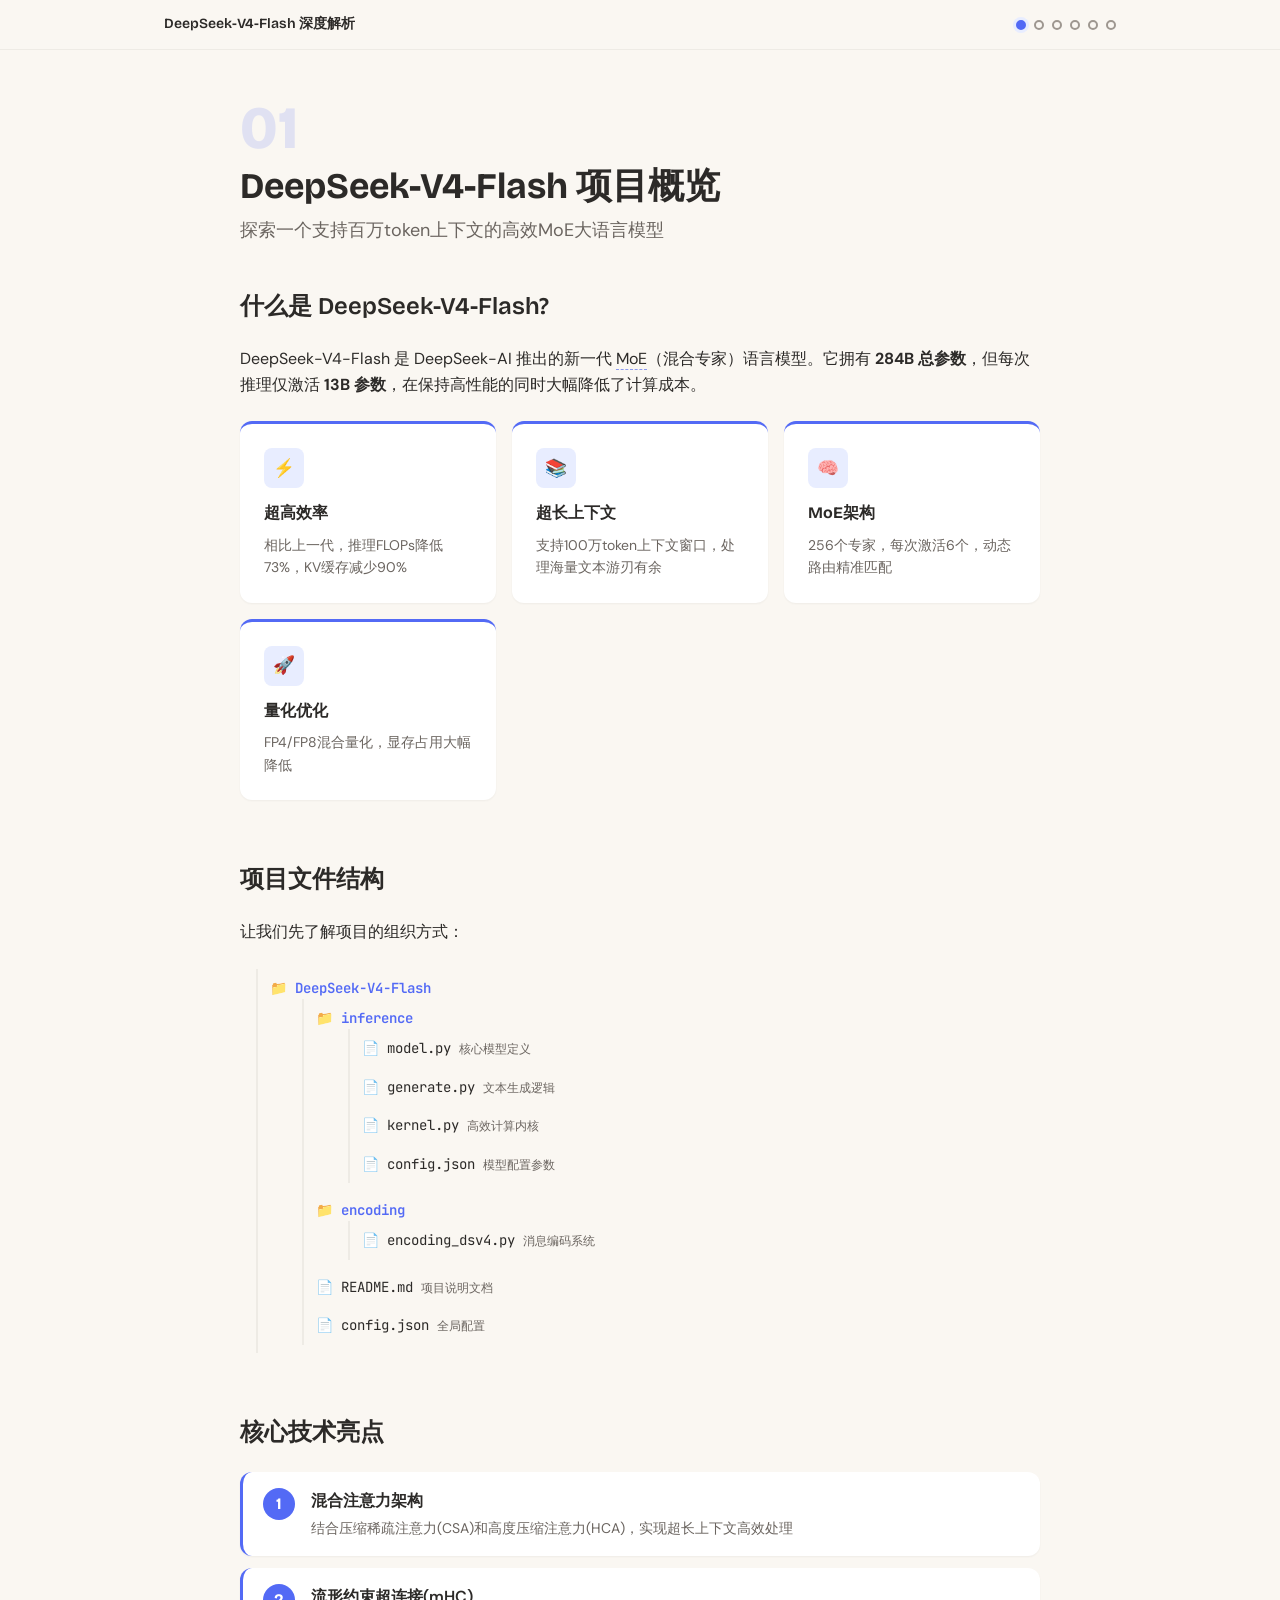
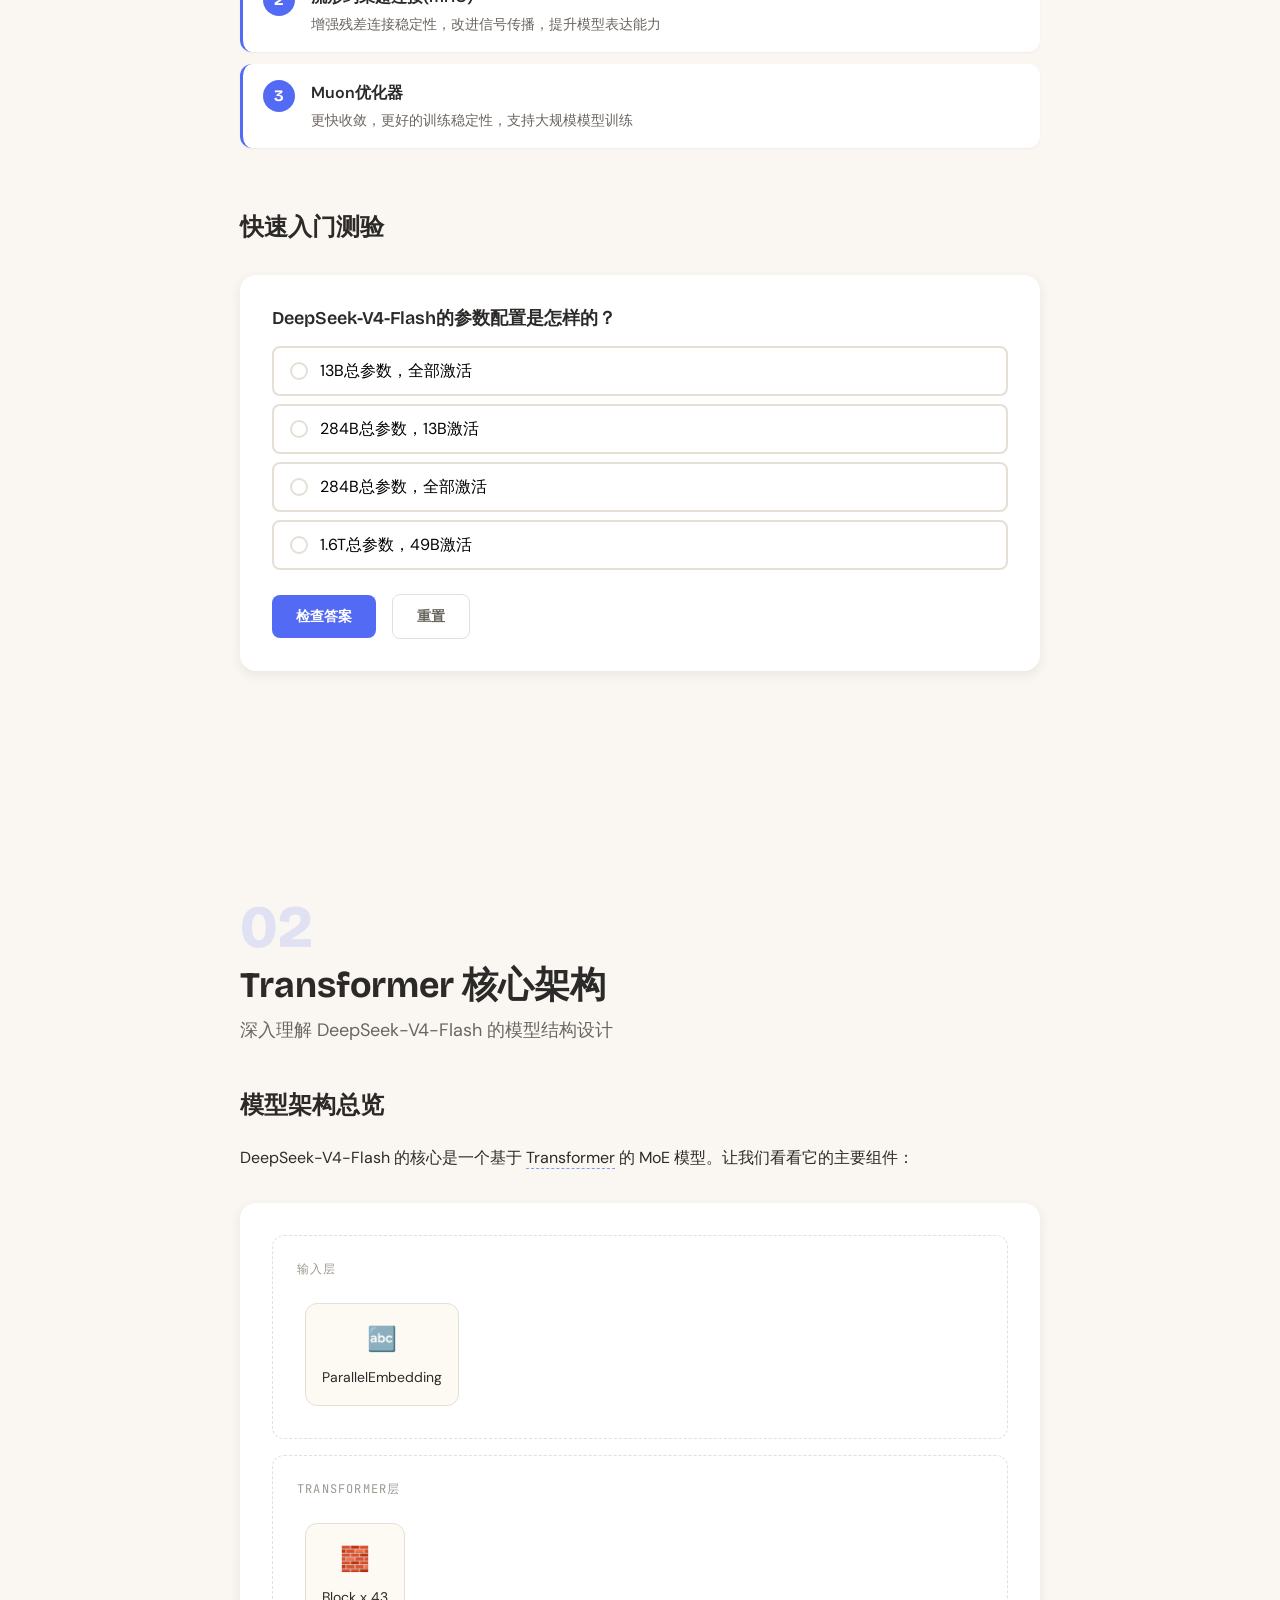
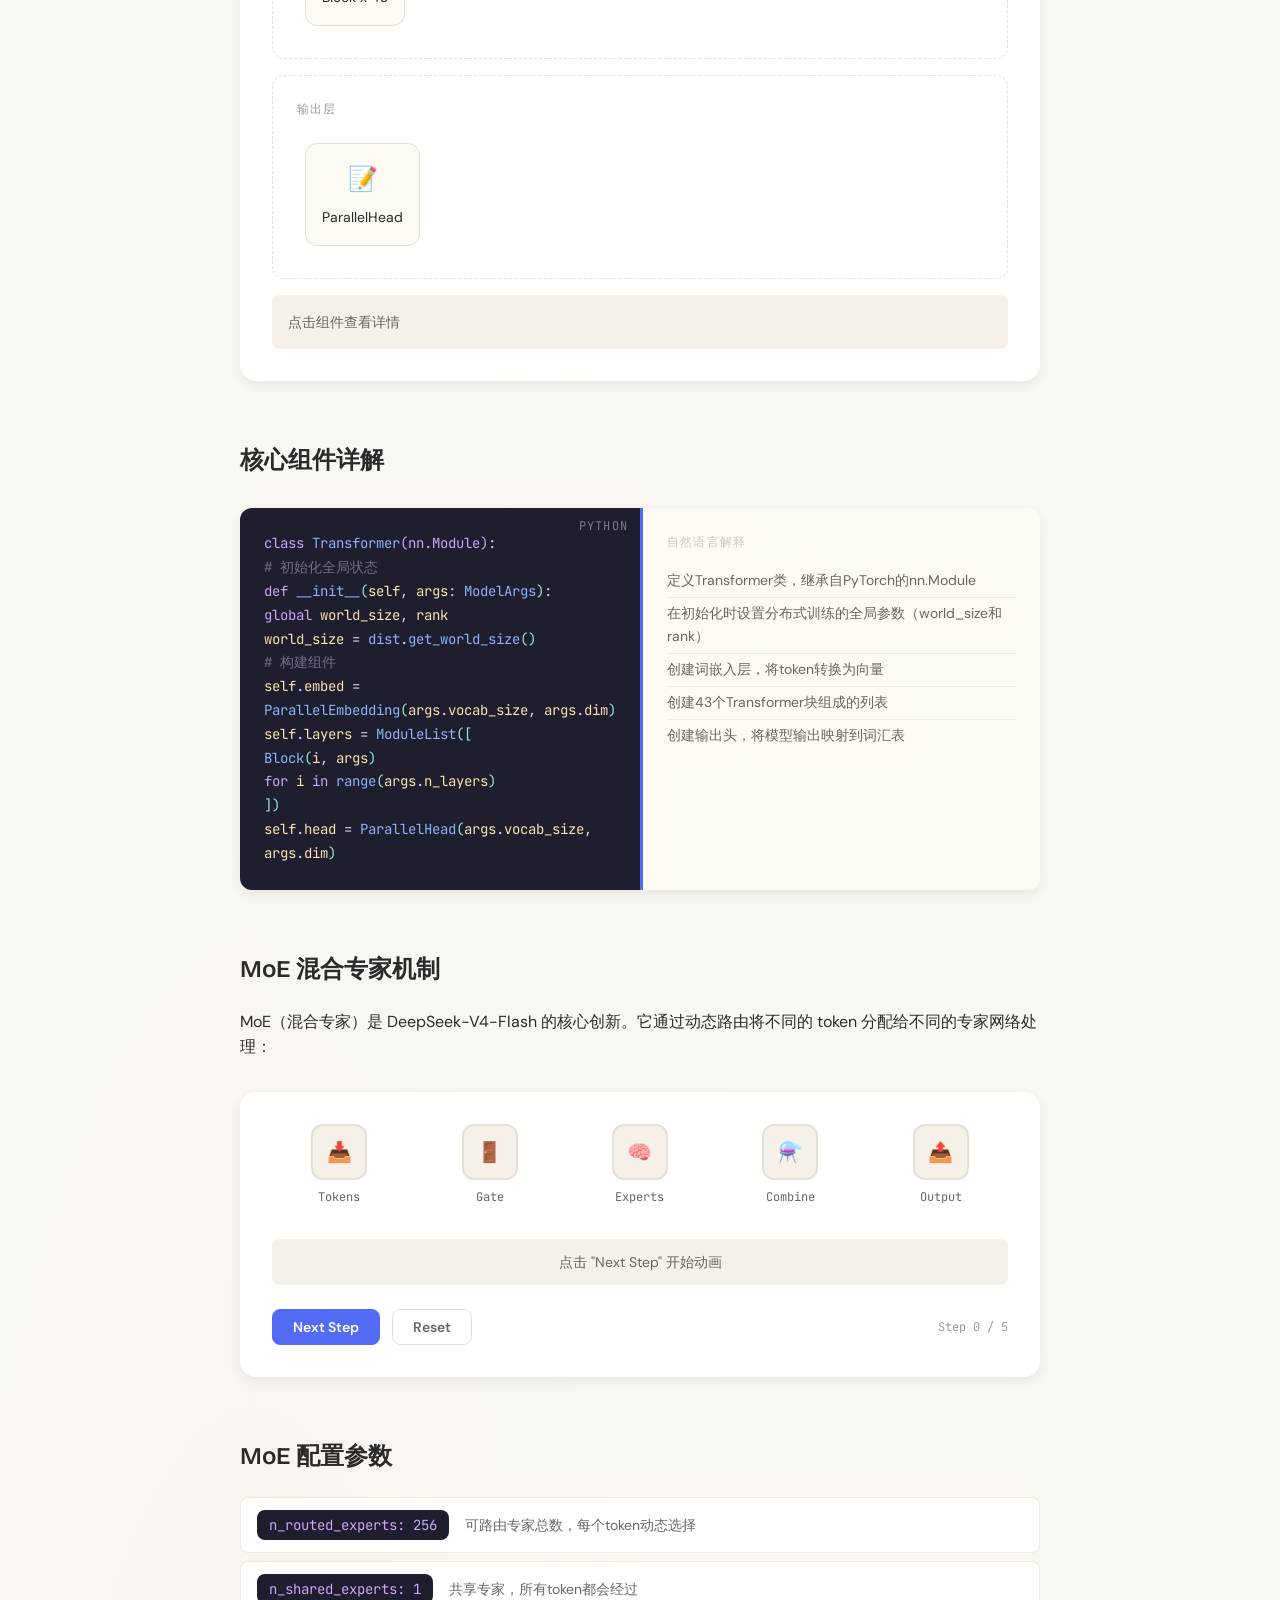
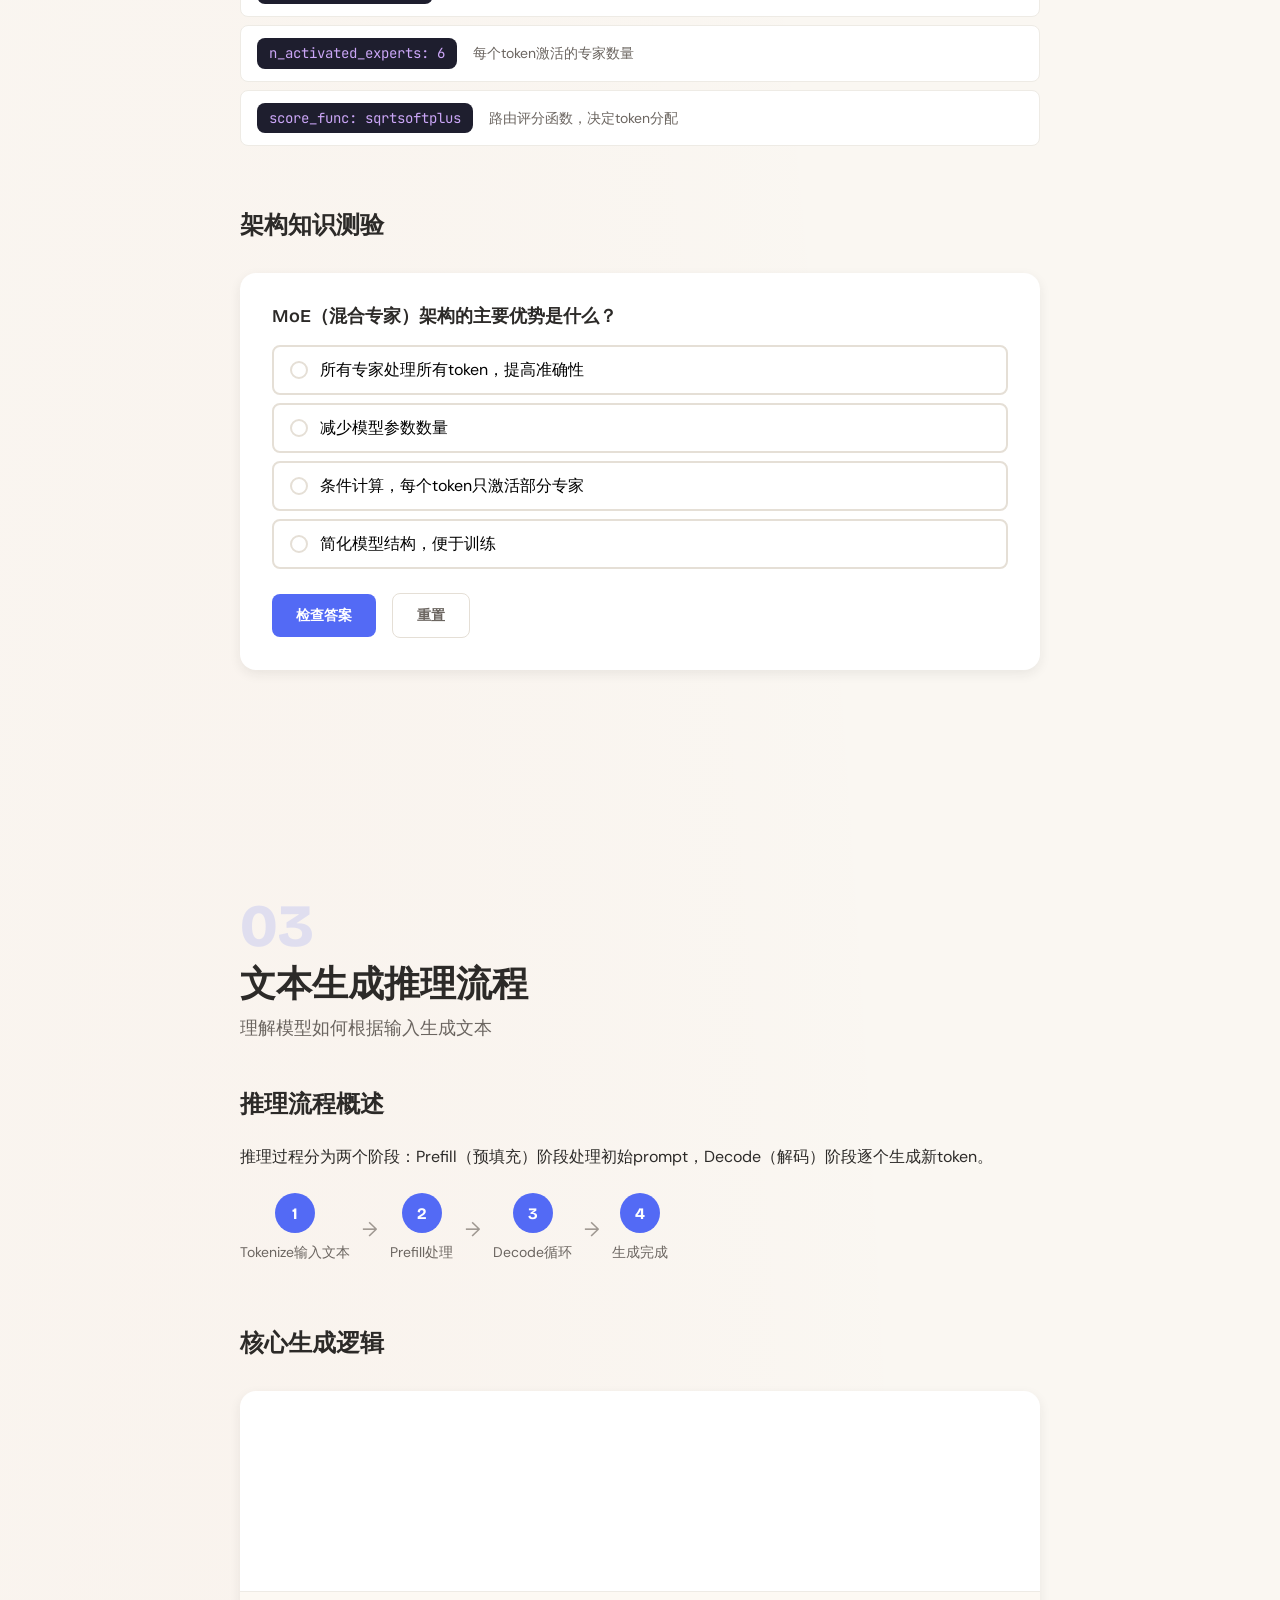
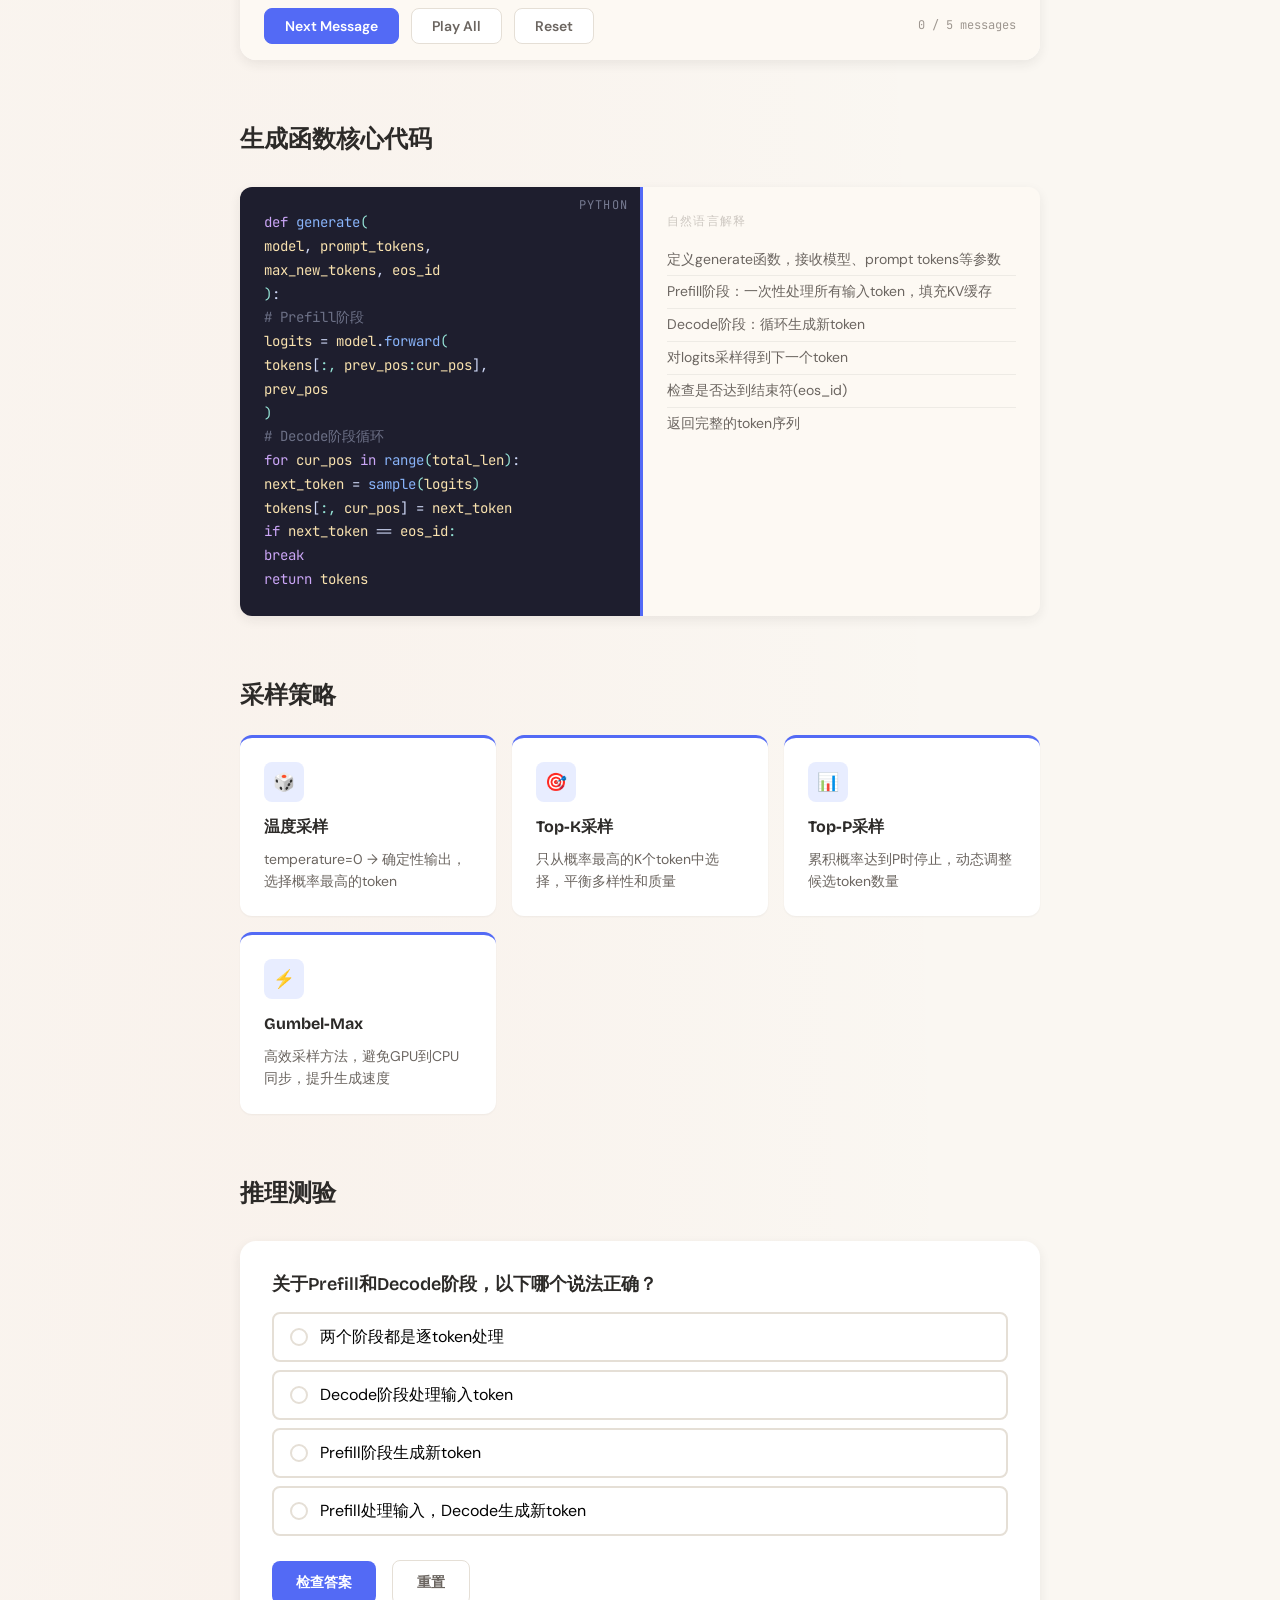
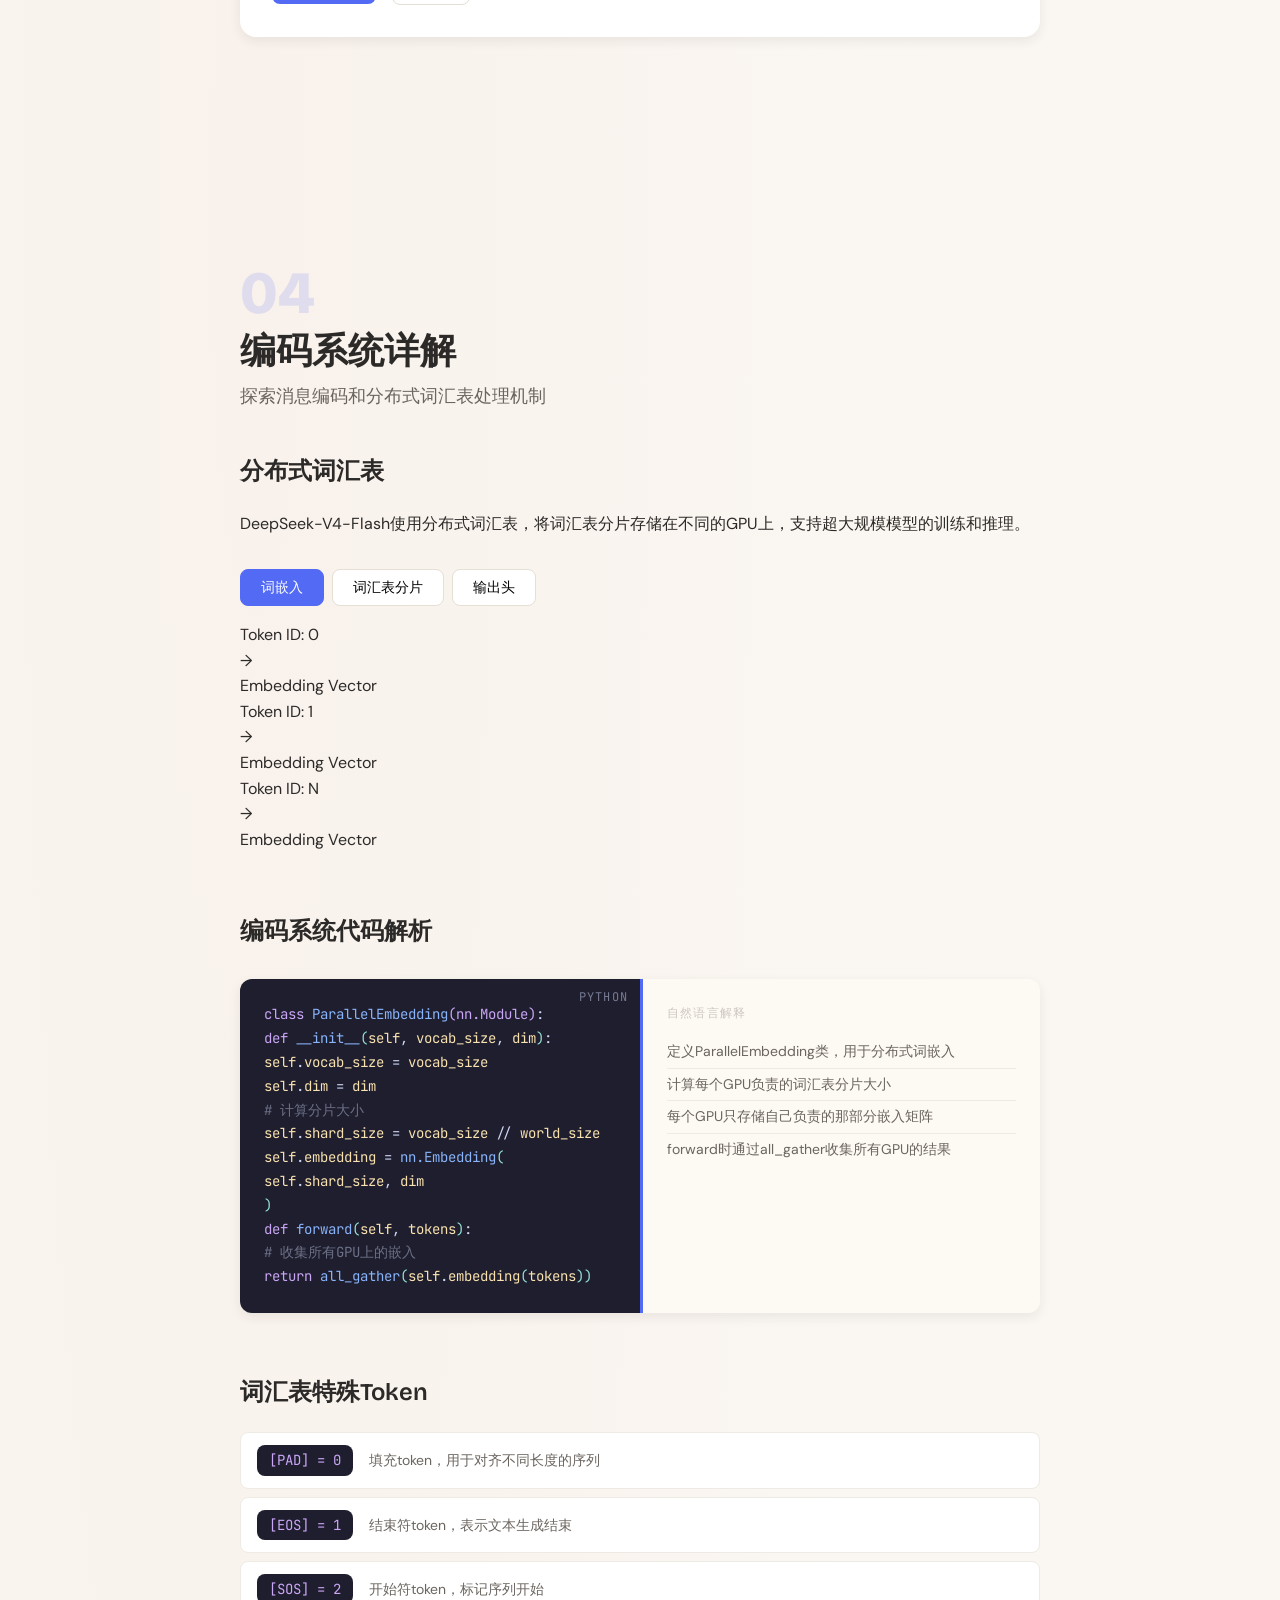
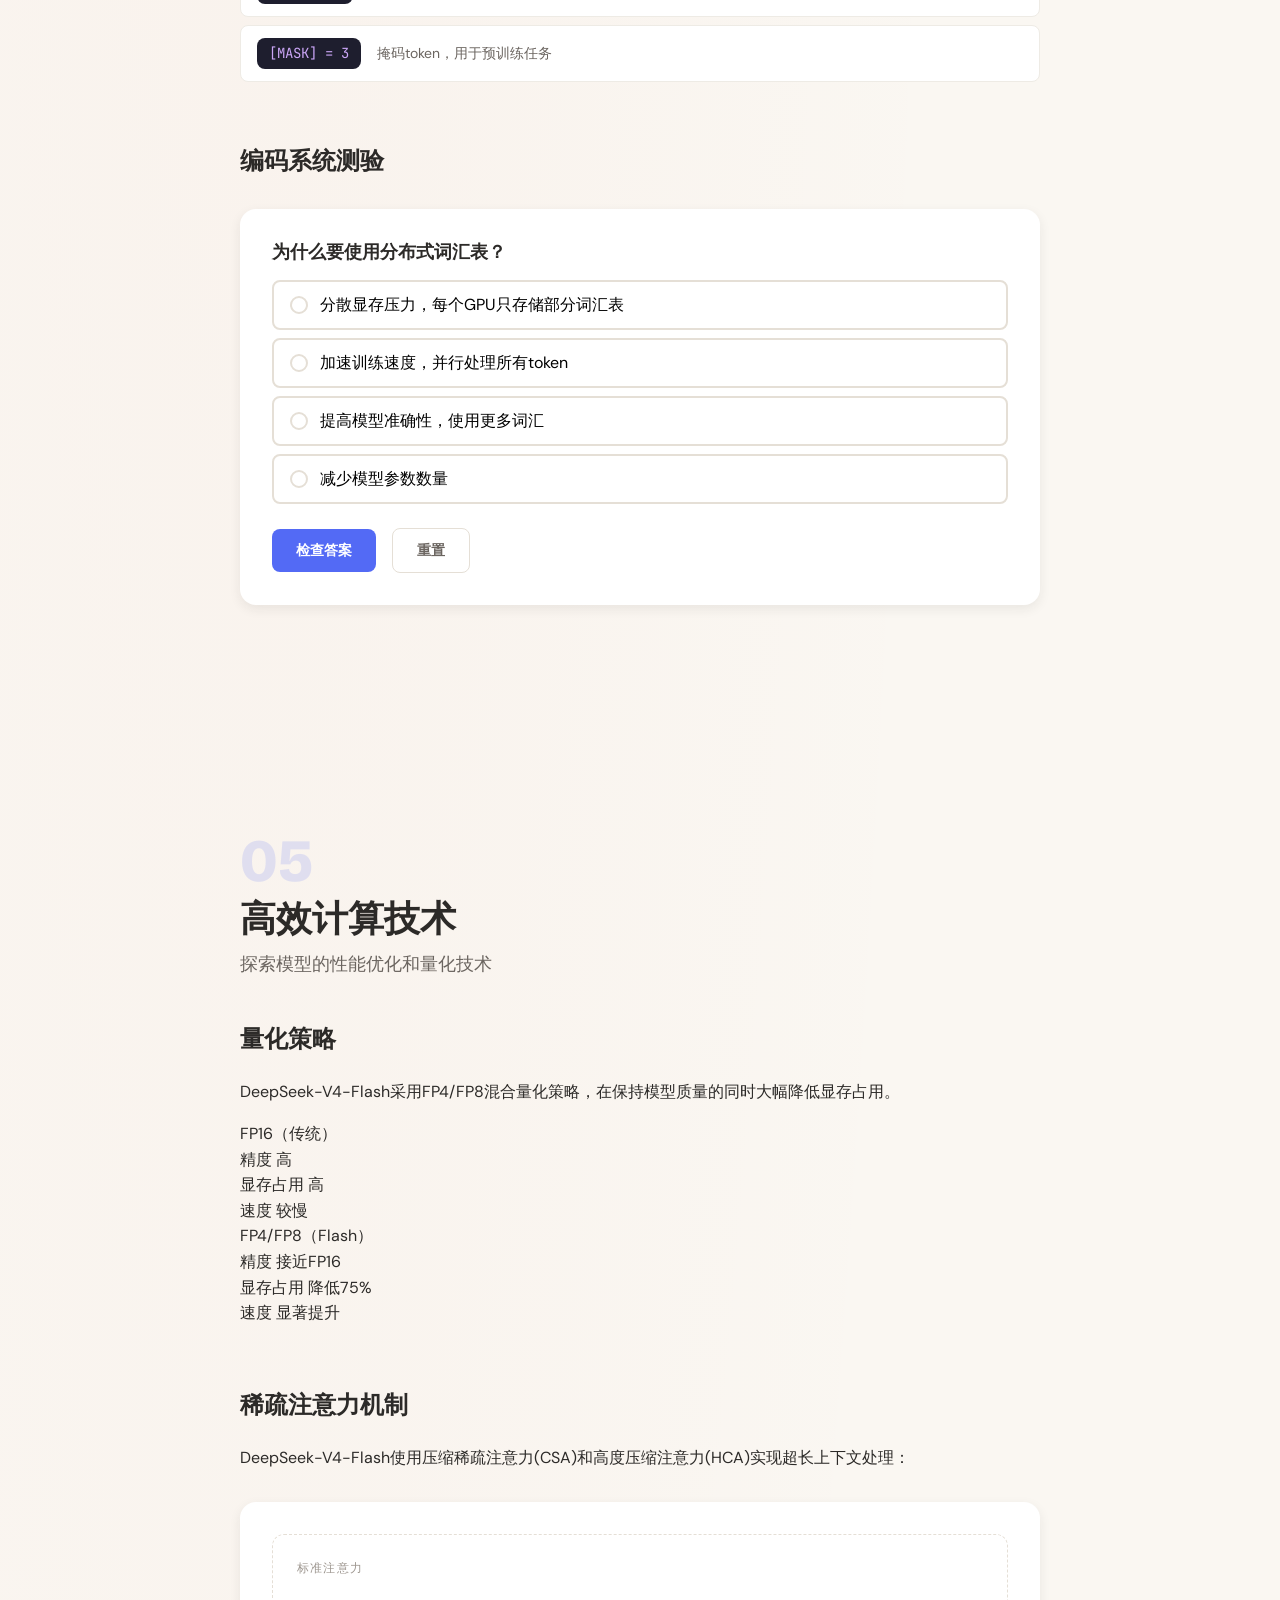
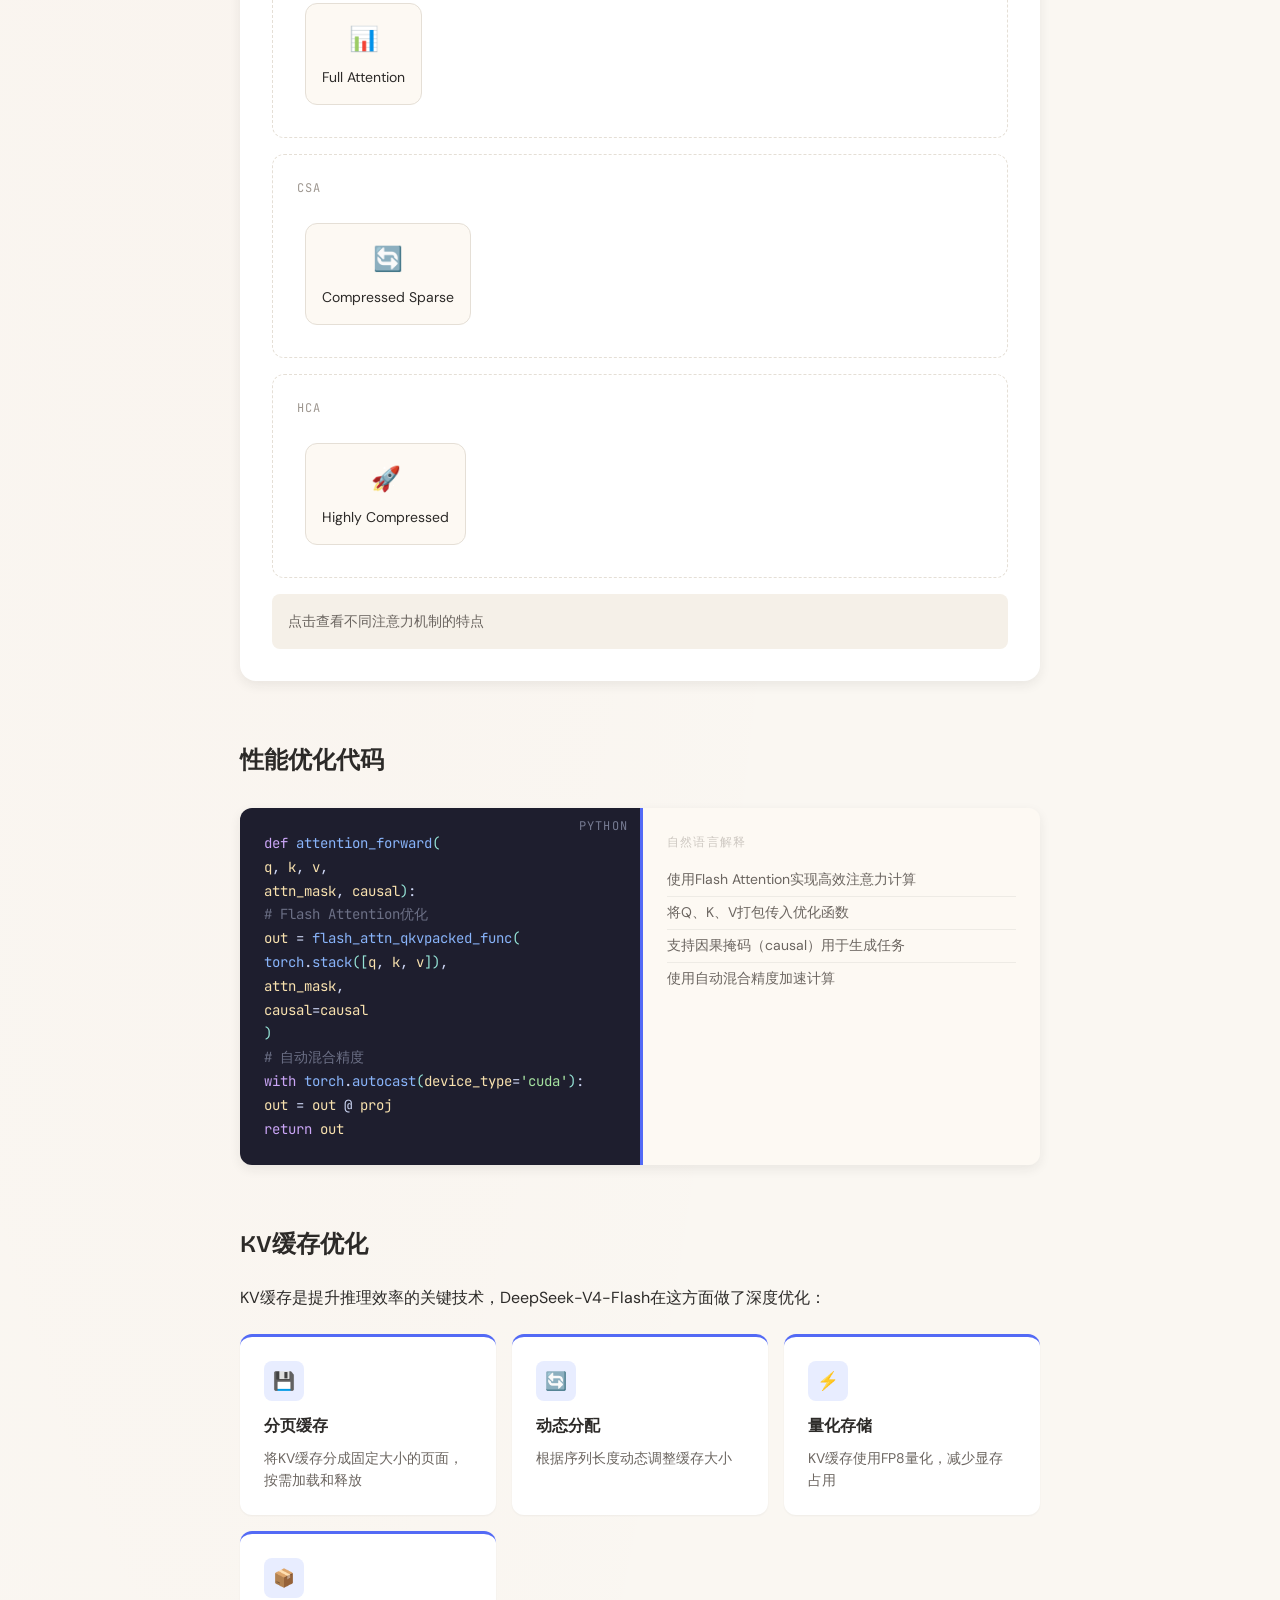
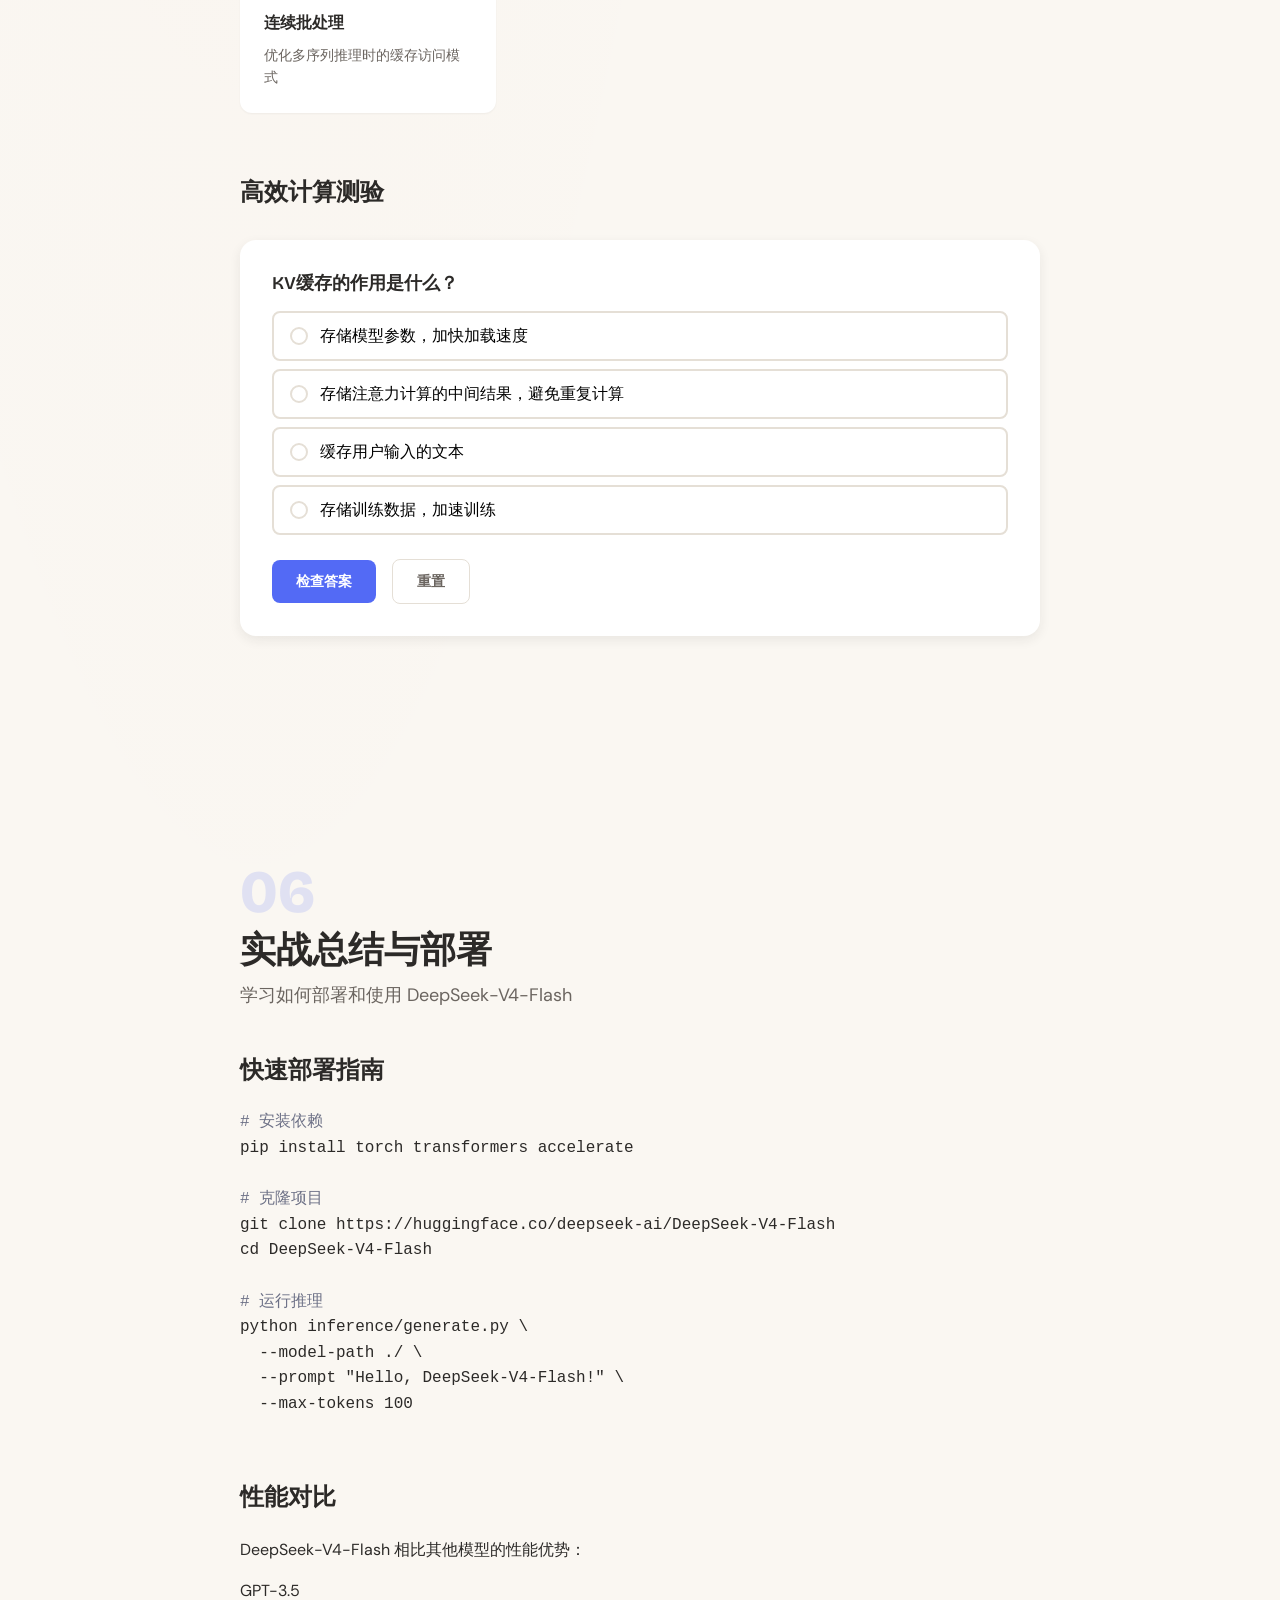
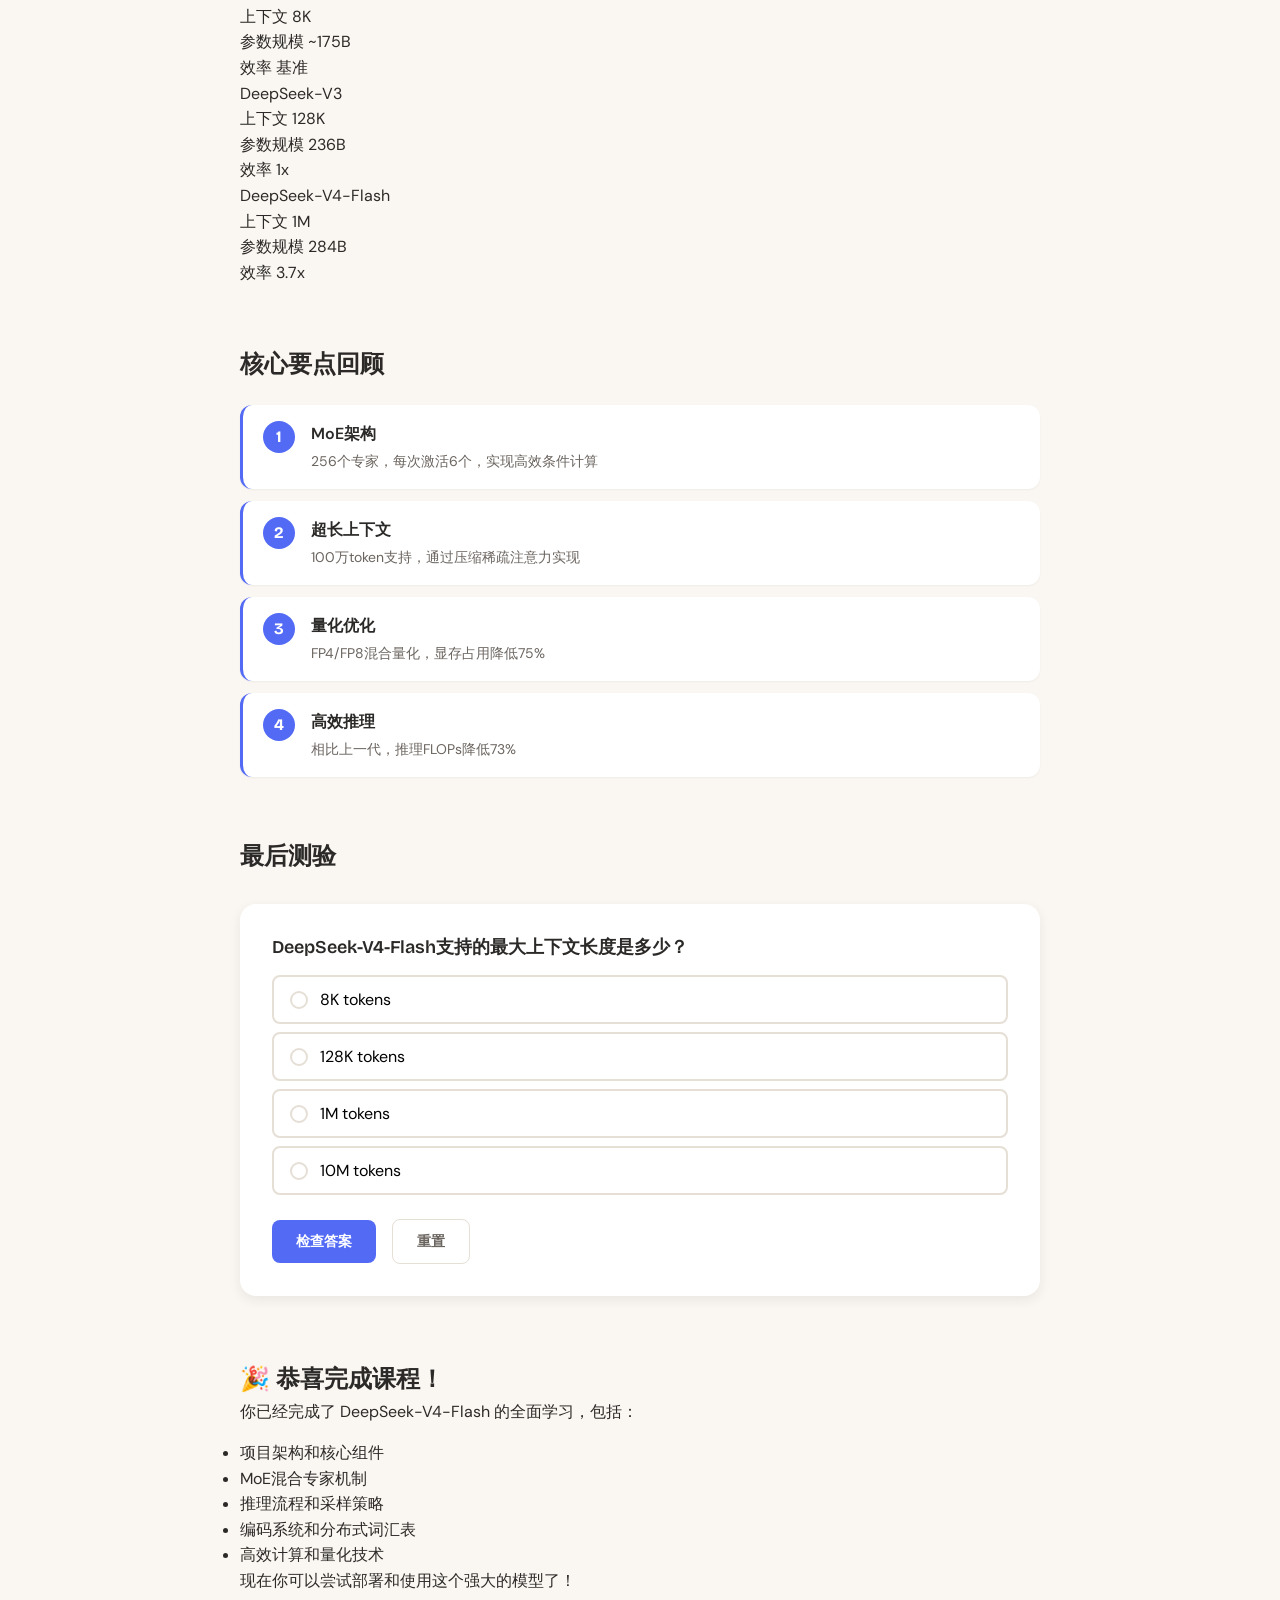
<file: deepseek-v4-course/index.html>
<!DOCTYPE html>
<html lang="zh-CN">
<head>
  <meta charset="UTF-8">
  <meta name="viewport" content="width=device-width, initial-scale=1.0">
  <title>DeepSeek-V4-Flash 深度解析</title>

  <link rel="preconnect" href="https://fonts.googleapis.com">
  <link rel="preconnect" href="https://fonts.gstatic.com" crossorigin>
  <link href="https://fonts.googleapis.com/css2?family=Bricolage+Grotesque:opsz,wght@12..96,400;12..96,600;12..96,700;12..96,800&family=DM+Sans:ital,opsz,wght@0,9..40,300;0,9..40,400;0,9..40,500;0,9..40,600;0,9..40,700;1,9..40,400;1,9..40,500&family=JetBrains+Mono:wght@400;500;600&display=swap" rel="stylesheet">

  <link rel="stylesheet" href="styles.css">

  <style>
    :root {
      --color-accent:       #536af5;
      --color-accent-hover: #4357d4;
      --color-accent-light: #e8edff;
      --color-accent-muted: #8b99f0;
    }
  </style>

  <script src="main.js" defer></script>
</head>
<body>

  <nav class="nav" id="nav">
    <div class="progress-bar" id="progress-bar" role="progressbar" aria-valuenow="0" aria-valuemin="0" aria-valuemax="100"></div>
    <div class="nav-inner">
      <span class="nav-title">DeepSeek-V4-Flash 深度解析</span>
      <div class="nav-dots" id="nav-dots" role="tablist">
        <button class="nav-dot" data-target="module-1" data-tooltip="项目概览" role="tab" aria-label="模块 1: 项目概览"></button>
        <button class="nav-dot" data-target="module-2" data-tooltip="核心架构" role="tab" aria-label="模块 2: 核心架构"></button>
        <button class="nav-dot" data-target="module-3" data-tooltip="推理流程" role="tab" aria-label="模块 3: 推理流程"></button>
        <button class="nav-dot" data-target="module-4" data-tooltip="编码系统" role="tab" aria-label="模块 4: 编码系统"></button>
        <button class="nav-dot" data-target="module-5" data-tooltip="高效计算" role="tab" aria-label="模块 5: 高效计算"></button>
        <button class="nav-dot" data-target="module-6" data-tooltip="实战总结" role="tab" aria-label="模块 6: 实战总结"></button>
      </div>
    </div>
  </nav>

  <main id="main"><section class="module" id="module-1">
  <div class="module-content">
    <div class="module-header animate-in">
      <span class="module-number">01</span>
      <h1 class="module-title">DeepSeek-V4-Flash 项目概览</h1>
      <p class="module-subtitle">探索一个支持百万token上下文的高效MoE大语言模型</p>
    </div>

    <div class="screen">
      <h2 class="screen-heading animate-in">什么是 DeepSeek-V4-Flash?</h2>
      <p class="animate-in">DeepSeek-V4-Flash 是 DeepSeek-AI 推出的新一代 <span class="term" data-definition="Mixture of Experts：一种高效的模型架构，通过动态路由将不同token分配给不同的专家网络处理">MoE</span>（混合专家）语言模型。它拥有 <strong>284B 总参数</strong>，但每次推理仅激活 <strong>13B 参数</strong>，在保持高性能的同时大幅降低了计算成本。</p>
      
      <div class="pattern-cards stagger-children">
        <div class="pattern-card animate-in">
          <div class="pattern-icon" style="background: #e8edff;">⚡</div>
          <h3 class="pattern-title">超高效率</h3>
          <p class="pattern-desc">相比上一代，推理FLOPs降低73%，KV缓存减少90%</p>
        </div>
        <div class="pattern-card animate-in">
          <div class="pattern-icon" style="background: #e8edff;">📚</div>
          <h3 class="pattern-title">超长上下文</h3>
          <p class="pattern-desc">支持100万token上下文窗口，处理海量文本游刃有余</p>
        </div>
        <div class="pattern-card animate-in">
          <div class="pattern-icon" style="background: #e8edff;">🧠</div>
          <h3 class="pattern-title">MoE架构</h3>
          <p class="pattern-desc">256个专家，每次激活6个，动态路由精准匹配</p>
        </div>
        <div class="pattern-card animate-in">
          <div class="pattern-icon" style="background: #e8edff;">🚀</div>
          <h3 class="pattern-title">量化优化</h3>
          <p class="pattern-desc">FP4/FP8混合量化，显存占用大幅降低</p>
        </div>
      </div>
    </div>

    <div class="screen">
      <h2 class="screen-heading animate-in">项目文件结构</h2>
      <p class="animate-in">让我们先了解项目的组织方式：</p>
      
      <div class="file-tree animate-in">
        <div class="ft-folder"><span class="ft-name">DeepSeek-V4-Flash</span>
          <div class="ft-children">
            <div class="ft-folder"><span class="ft-name">inference</span>
              <div class="ft-children">
                <div class="ft-file"><span class="ft-name">model.py</span><span class="ft-desc">核心模型定义</span></div>
                <div class="ft-file"><span class="ft-name">generate.py</span><span class="ft-desc">文本生成逻辑</span></div>
                <div class="ft-file"><span class="ft-name">kernel.py</span><span class="ft-desc">高效计算内核</span></div>
                <div class="ft-file"><span class="ft-name">config.json</span><span class="ft-desc">模型配置参数</span></div>
              </div>
            </div>
            <div class="ft-folder"><span class="ft-name">encoding</span>
              <div class="ft-children">
                <div class="ft-file"><span class="ft-name">encoding_dsv4.py</span><span class="ft-desc">消息编码系统</span></div>
              </div>
            </div>
            <div class="ft-file"><span class="ft-name">README.md</span><span class="ft-desc">项目说明文档</span></div>
            <div class="ft-file"><span class="ft-name">config.json</span><span class="ft-desc">全局配置</span></div>
          </div>
        </div>
      </div>
    </div>

    <div class="screen">
      <h2 class="screen-heading animate-in">核心技术亮点</h2>
      
      <div class="step-cards">
        <div class="step-card animate-in">
          <div class="step-num">1</div>
          <div class="step-body">
            <strong>混合注意力架构</strong>
            <p>结合压缩稀疏注意力(CSA)和高度压缩注意力(HCA)，实现超长上下文高效处理</p>
          </div>
        </div>
        <div class="step-card animate-in">
          <div class="step-num">2</div>
          <div class="step-body">
            <strong>流形约束超连接(mHC)</strong>
            <p>增强残差连接稳定性，改进信号传播，提升模型表达能力</p>
          </div>
        </div>
        <div class="step-card animate-in">
          <div class="step-num">3</div>
          <div class="step-body">
            <strong>Muon优化器</strong>
            <p>更快收敛，更好的训练稳定性，支持大规模模型训练</p>
          </div>
        </div>
      </div>
    </div>

    <div class="screen">
      <h2 class="screen-heading animate-in">快速入门测验</h2>
      
      <div class="quiz-container" id="quiz-1">
        <div class="quiz-question-block" data-correct="b" data-explanation-right="正确！DeepSeek-V4-Flash拥有284B总参数，但每次推理仅激活13B。这种设计让模型既能保持大容量带来的知识储备，又能通过MoE架构实现高效推理。" data-explanation-wrong="不对哦，DeepSeek-V4-Flash采用MoE架构，总参数284B，但每次推理只激活部分专家。">
          <div class="quiz-question">DeepSeek-V4-Flash的参数配置是怎样的？</div>
          <div class="quiz-options">
            <button class="quiz-option" onclick="selectOption(this)" data-value="a">
              <span class="quiz-option-radio"></span> 13B总参数，全部激活
            </button>
            <button class="quiz-option" onclick="selectOption(this)" data-value="b">
              <span class="quiz-option-radio"></span> 284B总参数，13B激活
            </button>
            <button class="quiz-option" onclick="selectOption(this)" data-value="c">
              <span class="quiz-option-radio"></span> 284B总参数，全部激活
            </button>
            <button class="quiz-option" onclick="selectOption(this)" data-value="d">
              <span class="quiz-option-radio"></span> 1.6T总参数，49B激活
            </button>
          </div>
          <div class="quiz-feedback"></div>
        </div>
        <button class="quiz-check-btn" onclick="checkQuiz('quiz-1')">检查答案</button>
        <button class="quiz-reset-btn" onclick="resetQuiz('quiz-1')">重置</button>
      </div>
    </div>
  </div>
</section>
<section class="module" id="module-2">
  <div class="module-content">
    <div class="module-header animate-in">
      <span class="module-number">02</span>
      <h1 class="module-title">Transformer 核心架构</h1>
      <p class="module-subtitle">深入理解 DeepSeek-V4-Flash 的模型结构设计</p>
    </div>

    <div class="screen">
      <h2 class="screen-heading animate-in">模型架构总览</h2>
      <p class="animate-in">DeepSeek-V4-Flash 的核心是一个基于 <span class="term" data-definition="Transformer架构：由多个编码器/解码器层堆叠组成的深度学习架构，通过自注意力机制处理序列数据">Transformer</span> 的 MoE 模型。让我们看看它的主要组件：</p>
      
      <div class="arch-diagram animate-in">
        <div class="arch-zone">
          <div class="arch-zone-label">输入层</div>
          <div class="arch-component" data-desc="将token ID转换为向量表示，支持分布式词汇表分片">
            <div class="arch-icon">🔤</div>
            <span>ParallelEmbedding</span>
          </div>
        </div>
        <div class="arch-zone">
          <div class="arch-zone-label">Transformer层</div>
          <div class="arch-component" data-desc="标准Transformer块，包含注意力和MoE前馈网络，带超连接机制">
            <div class="arch-icon">🧱</div>
            <span>Block x 43</span>
          </div>
        </div>
        <div class="arch-zone">
          <div class="arch-zone-label">输出层</div>
          <div class="arch-component" data-desc="最终线性层，输出词汇表概率分布">
            <div class="arch-icon">📝</div>
            <span>ParallelHead</span>
          </div>
        </div>
        <div class="arch-description">点击组件查看详情</div>
      </div>
    </div>

    <div class="screen">
      <h2 class="screen-heading animate-in">核心组件详解</h2>
      
      <div class="translation-block animate-in">
        <div class="translation-code">
          <span class="translation-label">Python</span>
          <span class="code-line"><span class="code-keyword">class</span> <span class="code-function">Transformer</span><span class="code-keyword">(nn.Module)</span>:</span>
          <span class="code-line">    <span class="code-comment"># 初始化全局状态</span></span>
          <span class="code-line">    <span class="code-keyword">def</span> <span class="code-function">__init__</span><span class="code-operator">(</span><span class="code-property">self</span>, <span class="code-property">args</span><span class="code-operator">:</span> <span class="code-function">ModelArgs</span><span class="code-operator">)</span>:</span>
          <span class="code-line">        <span class="code-keyword">global</span> <span class="code-property">world_size</span>, <span class="code-property">rank</span></span>
          <span class="code-line">        <span class="code-property">world_size</span> = <span class="code-function">dist</span>.<span class="code-function">get_world_size</span><span class="code-operator">()</span></span>
          <span class="code-line"></span>
          <span class="code-line">        <span class="code-comment"># 构建组件</span></span>
          <span class="code-line">        <span class="code-property">self</span>.<span class="code-property">embed</span> = <span class="code-function">ParallelEmbedding</span><span class="code-operator">(</span><span class="code-property">args</span>.<span class="code-property">vocab_size</span>, <span class="code-property">args</span>.<span class="code-property">dim</span><span class="code-operator">)</span></span>
          <span class="code-line">        <span class="code-property">self</span>.<span class="code-property">layers</span> = <span class="code-function">ModuleList</span><span class="code-operator">([</span></span>
          <span class="code-line">            <span class="code-function">Block</span><span class="code-operator">(</span><span class="code-property">i</span>, <span class="code-property">args</span><span class="code-operator">)</span></span>
          <span class="code-line">            <span class="code-keyword">for</span> <span class="code-property">i</span> <span class="code-keyword">in</span> <span class="code-function">range</span><span class="code-operator">(</span><span class="code-property">args</span>.<span class="code-property">n_layers</span><span class="code-operator">)</span></span>
          <span class="code-line">        <span class="code-operator">])</span></span>
          <span class="code-line">        <span class="code-property">self</span>.<span class="code-property">head</span> = <span class="code-function">ParallelHead</span><span class="code-operator">(</span><span class="code-property">args</span>.<span class="code-property">vocab_size</span>, <span class="code-property">args</span>.<span class="code-property">dim</span><span class="code-operator">)</span></span>
        </div>
        <div class="translation-english">
          <span class="translation-label">自然语言解释</span>
          <div class="translation-lines">
            <div class="tl">定义Transformer类，继承自PyTorch的nn.Module</div>
            <div class="tl">在初始化时设置分布式训练的全局参数（world_size和rank）</div>
            <div class="tl">创建词嵌入层，将token转换为向量</div>
            <div class="tl">创建43个Transformer块组成的列表</div>
            <div class="tl">创建输出头，将模型输出映射到词汇表</div>
          </div>
        </div>
      </div>
    </div>

    <div class="screen">
      <h2 class="screen-heading animate-in">MoE 混合专家机制</h2>
      <p class="animate-in">MoE（混合专家）是 DeepSeek-V4-Flash 的核心创新。它通过动态路由将不同的 token 分配给不同的专家网络处理：</p>
      
      <div class="flow-animation animate-in" data-steps='[{"highlight": "tokens", "label": "输入tokens进入模型"}, {"highlight": "gate", "label": "Gate层计算每个token应该分配给哪些专家"}, {"highlight": "experts", "label": "激活的专家并行处理各自的token"}, {"highlight": "combine", "label": "加权合并专家输出"}, {"highlight": "output", "label": "最终输出"}]'>
        <div class="flow-actors">
          <div class="flow-actor" id="flow-tokens">
            <div class="flow-actor-icon">📥</div>
            <span>Tokens</span>
          </div>
          <div class="flow-actor" id="flow-gate">
            <div class="flow-actor-icon">🚪</div>
            <span>Gate</span>
          </div>
          <div class="flow-actor" id="flow-experts">
            <div class="flow-actor-icon">🧠</div>
            <span>Experts</span>
          </div>
          <div class="flow-actor" id="flow-combine">
            <div class="flow-actor-icon">⚗️</div>
            <span>Combine</span>
          </div>
          <div class="flow-actor" id="flow-output">
            <div class="flow-actor-icon">📤</div>
            <span>Output</span>
          </div>
        </div>
        <div class="flow-step-label">点击 "Next Step" 开始动画</div>
        <div class="flow-packet"></div>
        <div class="flow-controls">
          <button class="btn btn-primary flow-next-btn">Next Step</button>
          <button class="btn flow-reset-btn">Reset</button>
          <span class="flow-progress">Step 0 / 5</span>
        </div>
      </div>
    </div>

    <div class="screen">
      <h2 class="screen-heading animate-in">MoE 配置参数</h2>
      
      <div class="badge-list">
        <div class="badge-item animate-in">
          <span class="badge-code">n_routed_experts: 256</span>
          <span class="badge-desc">可路由专家总数，每个token动态选择</span>
        </div>
        <div class="badge-item animate-in">
          <span class="badge-code">n_shared_experts: 1</span>
          <span class="badge-desc">共享专家，所有token都会经过</span>
        </div>
        <div class="badge-item animate-in">
          <span class="badge-code">n_activated_experts: 6</span>
          <span class="badge-desc">每个token激活的专家数量</span>
        </div>
        <div class="badge-item animate-in">
          <span class="badge-code">score_func: sqrtsoftplus</span>
          <span class="badge-desc">路由评分函数，决定token分配</span>
        </div>
      </div>
    </div>

    <div class="screen">
      <h2 class="screen-heading animate-in">架构知识测验</h2>
      
      <div class="quiz-container" id="quiz-2">
        <div class="quiz-question-block" data-correct="c" data-explanation-right="正确！MoE的关键优势在于条件计算——每个token只激活部分专家，这样可以在保持大规模模型容量的同时，控制单次推理的计算量。" data-explanation-wrong="不对哦，MoE的主要优势是条件计算，让大规模模型也能高效推理。">
          <div class="quiz-question">MoE（混合专家）架构的主要优势是什么？</div>
          <div class="quiz-options">
            <button class="quiz-option" onclick="selectOption(this)" data-value="a">
              <span class="quiz-option-radio"></span> 所有专家处理所有token，提高准确性
            </button>
            <button class="quiz-option" onclick="selectOption(this)" data-value="b">
              <span class="quiz-option-radio"></span> 减少模型参数数量
            </button>
            <button class="quiz-option" onclick="selectOption(this)" data-value="c">
              <span class="quiz-option-radio"></span> 条件计算，每个token只激活部分专家
            </button>
            <button class="quiz-option" onclick="selectOption(this)" data-value="d">
              <span class="quiz-option-radio"></span> 简化模型结构，便于训练
            </button>
          </div>
          <div class="quiz-feedback"></div>
        </div>
        <button class="quiz-check-btn" onclick="checkQuiz('quiz-2')">检查答案</button>
        <button class="quiz-reset-btn" onclick="resetQuiz('quiz-2')">重置</button>
      </div>
    </div>
  </div>
</section>
<section class="module" id="module-3">
  <div class="module-content">
    <div class="module-header animate-in">
      <span class="module-number">03</span>
      <h1 class="module-title">文本生成推理流程</h1>
      <p class="module-subtitle">理解模型如何根据输入生成文本</p>
    </div>

    <div class="screen">
      <h2 class="screen-heading animate-in">推理流程概述</h2>
      <p class="animate-in">推理过程分为两个阶段：Prefill（预填充）阶段处理初始prompt，Decode（解码）阶段逐个生成新token。</p>
      
      <div class="flow-steps">
        <div class="flow-step animate-in">
          <div class="flow-step-num">1</div>
          <p>Tokenize输入文本</p>
        </div>
        <div class="flow-arrow">→</div>
        <div class="flow-step animate-in">
          <div class="flow-step-num">2</div>
          <p>Prefill处理</p>
        </div>
        <div class="flow-arrow">→</div>
        <div class="flow-step animate-in">
          <div class="flow-step-num">3</div>
          <p>Decode循环</p>
        </div>
        <div class="flow-arrow">→</div>
        <div class="flow-step animate-in">
          <div class="flow-step-num">4</div>
          <p>生成完成</p>
        </div>
      </div>
    </div>

    <div class="screen">
      <h2 class="screen-heading animate-in">核心生成逻辑</h2>
      
      <div class="chat-window animate-in" id="chat-1">
        <div class="chat-messages">
          <div class="chat-message" data-sender="User" style="display: none;">
            <div class="chat-avatar" style="background: #2A7B9B;">U</div>
            <div class="chat-bubble">
              <span class="chat-sender">User</span>
              <p>什么是DeepSeek-V4-Flash?</p>
            </div>
          </div>
          <div class="chat-message" data-sender="Tokenize" style="display: none;">
            <div class="chat-avatar" style="background: #7B6DAA;">T</div>
            <div class="chat-bubble">
              <span class="chat-sender">Tokenize</span>
              <p>将文本转换为token IDs: [279, 511, ...]</p>
            </div>
          </div>
          <div class="chat-message" data-sender="Prefill" style="display: none;">
            <div class="chat-avatar" style="background: #D4A843;">P</div>
            <div class="chat-bubble">
              <span class="chat-sender">Prefill</span>
              <p>并行处理所有输入token，计算KV缓存</p>
            </div>
          </div>
          <div class="chat-message" data-sender="Decode" style="display: none;">
            <div class="chat-avatar" style="background: #2D8B55;">D</div>
            <div class="chat-bubble">
              <span class="chat-sender">Decode</span>
              <p>逐token生成: "Deep" → "Seek" → "-" → "V4" → ...</p>
            </div>
          </div>
          <div class="chat-message" data-sender="Output" style="display: none;">
            <div class="chat-avatar" style="background: #D94F30;">O</div>
            <div class="chat-bubble">
              <span class="chat-sender">Output</span>
              <p>解码token序列，返回最终文本</p>
            </div>
          </div>
        </div>
        <div class="chat-typing" style="display: none;">
          <div class="chat-avatar" id="chat-1-typing-avatar" style="background: #2A7B9B;">U</div>
          <div class="chat-typing-dots">
            <span class="typing-dot"></span>
            <span class="typing-dot"></span>
            <span class="typing-dot"></span>
          </div>
        </div>
        <div class="chat-controls">
          <button class="btn btn-primary chat-next-btn">Next Message</button>
          <button class="btn chat-all-btn">Play All</button>
          <button class="btn chat-reset-btn">Reset</button>
          <span class="chat-progress">0 / 5 messages</span>
        </div>
      </div>
    </div>

    <div class="screen">
      <h2 class="screen-heading animate-in">生成函数核心代码</h2>
      
      <div class="translation-block animate-in">
        <div class="translation-code">
          <span class="translation-label">Python</span>
          <span class="code-line"><span class="code-keyword">def</span> <span class="code-function">generate</span><span class="code-operator">(</span></span>
          <span class="code-line">    <span class="code-property">model</span>, <span class="code-property">prompt_tokens</span>,</span>
          <span class="code-line">    <span class="code-property">max_new_tokens</span>, <span class="code-property">eos_id</span></span>
          <span class="code-line"><span class="code-operator">)</span>:</span>
          <span class="code-line">    <span class="code-comment"># Prefill阶段</span></span>
          <span class="code-line">    <span class="code-property">logits</span> = <span class="code-property">model</span>.<span class="code-function">forward</span><span class="code-operator">(</span></span>
          <span class="code-line">        <span class="code-property">tokens</span>[<span class="code-operator">:,</span> <span class="code-property">prev_pos</span><span class="code-operator">:</span><span class="code-property">cur_pos</span>],</span>
          <span class="code-line">        <span class="code-property">prev_pos</span></span>
          <span class="code-line">    <span class="code-operator">)</span></span>
          <span class="code-line"></span>
          <span class="code-line">    <span class="code-comment"># Decode阶段循环</span></span>
          <span class="code-line">    <span class="code-keyword">for</span> <span class="code-property">cur_pos</span> <span class="code-keyword">in</span> <span class="code-function">range</span><span class="code-operator">(</span><span class="code-property">total_len</span><span class="code-operator">)</span>:</span>
          <span class="code-line">        <span class="code-property">next_token</span> = <span class="code-function">sample</span><span class="code-operator">(</span><span class="code-property">logits</span><span class="code-operator">)</span></span>
          <span class="code-line">        <span class="code-property">tokens</span>[<span class="code-operator">:,</span> <span class="code-property">cur_pos</span>] = <span class="code-property">next_token</span></span>
          <span class="code-line">        <span class="code-keyword">if</span> <span class="code-property">next_token</span> == <span class="code-property">eos_id</span><span class="code-operator">:</span></span>
          <span class="code-line">            <span class="code-keyword">break</span></span>
          <span class="code-line">    <span class="code-keyword">return</span> <span class="code-property">tokens</span></span>
        </div>
        <div class="translation-english">
          <span class="translation-label">自然语言解释</span>
          <div class="translation-lines">
            <div class="tl">定义generate函数，接收模型、prompt tokens等参数</div>
            <div class="tl">Prefill阶段：一次性处理所有输入token，填充KV缓存</div>
            <div class="tl">Decode阶段：循环生成新token</div>
            <div class="tl">对logits采样得到下一个token</div>
            <div class="tl">检查是否达到结束符(eos_id)</div>
            <div class="tl">返回完整的token序列</div>
          </div>
        </div>
      </div>
    </div>

    <div class="screen">
      <h2 class="screen-heading animate-in">采样策略</h2>
      
      <div class="pattern-cards stagger-children">
        <div class="pattern-card animate-in">
          <div class="pattern-icon" style="background: #e8edff;">🎲</div>
          <h3 class="pattern-title">温度采样</h3>
          <p class="pattern-desc">temperature=0 → 确定性输出，选择概率最高的token</p>
        </div>
        <div class="pattern-card animate-in">
          <div class="pattern-icon" style="background: #e8edff;">🎯</div>
          <h3 class="pattern-title">Top-K采样</h3>
          <p class="pattern-desc">只从概率最高的K个token中选择，平衡多样性和质量</p>
        </div>
        <div class="pattern-card animate-in">
          <div class="pattern-icon" style="background: #e8edff;">📊</div>
          <h3 class="pattern-title">Top-P采样</h3>
          <p class="pattern-desc">累积概率达到P时停止，动态调整候选token数量</p>
        </div>
        <div class="pattern-card animate-in">
          <div class="pattern-icon" style="background: #e8edff;">⚡</div>
          <h3 class="pattern-title">Gumbel-Max</h3>
          <p class="pattern-desc">高效采样方法，避免GPU到CPU同步，提升生成速度</p>
        </div>
      </div>
    </div>

    <div class="screen">
      <h2 class="screen-heading animate-in">推理测验</h2>
      
      <div class="quiz-container" id="quiz-3">
        <div class="quiz-question-block" data-correct="d" data-explanation-right="正确！Prefill阶段处理所有输入token并构建KV缓存，Decode阶段则是逐个生成新token，这是LLM推理的标准两阶段流程。" data-explanation-wrong="不对哦，Prefill是一次性处理输入，Decode是逐token生成。">
          <div class="quiz-question">关于Prefill和Decode阶段，以下哪个说法正确？</div>
          <div class="quiz-options">
            <button class="quiz-option" onclick="selectOption(this)" data-value="a">
              <span class="quiz-option-radio"></span> 两个阶段都是逐token处理
            </button>
            <button class="quiz-option" onclick="selectOption(this)" data-value="b">
              <span class="quiz-option-radio"></span> Decode阶段处理输入token
            </button>
            <button class="quiz-option" onclick="selectOption(this)" data-value="c">
              <span class="quiz-option-radio"></span> Prefill阶段生成新token
            </button>
            <button class="quiz-option" onclick="selectOption(this)" data-value="d">
              <span class="quiz-option-radio"></span> Prefill处理输入，Decode生成新token
            </button>
          </div>
          <div class="quiz-feedback"></div>
        </div>
        <button class="quiz-check-btn" onclick="checkQuiz('quiz-3')">检查答案</button>
        <button class="quiz-reset-btn" onclick="resetQuiz('quiz-3')">重置</button>
      </div>
    </div>
  </div>
</section>
<section class="module" id="module-4">
  <div class="module-content">
    <div class="module-header animate-in">
      <span class="module-number">04</span>
      <h1 class="module-title">编码系统详解</h1>
      <p class="module-subtitle">探索消息编码和分布式词汇表处理机制</p>
    </div>

    <div class="screen">
      <h2 class="screen-heading animate-in">分布式词汇表</h2>
      <p class="animate-in">DeepSeek-V4-Flash使用分布式词汇表，将词汇表分片存储在不同的GPU上，支持超大规模模型的训练和推理。</p>
      
      <div class="layer-demo animate-in">
        <div class="layer-tabs">
          <button class="layer-tab active" onclick="showLayer('layer-1', this)">词嵌入</button>
          <button class="layer-tab" onclick="showLayer('layer-2', this)">词汇表分片</button>
          <button class="layer-tab" onclick="showLayer('layer-3', this)">输出头</button>
        </div>
        <div class="layer-content">
          <div class="layer" id="layer-1">
            <div class="layer-visual">
              <div class="vocab-block">
                <div class="vocab-item">Token ID: 0</div>
                <div class="vocab-arrow">→</div>
                <div class="vocab-item">Embedding Vector</div>
              </div>
              <div class="vocab-block">
                <div class="vocab-item">Token ID: 1</div>
                <div class="vocab-arrow">→</div>
                <div class="vocab-item">Embedding Vector</div>
              </div>
              <div class="vocab-block">
                <div class="vocab-item">Token ID: N</div>
                <div class="vocab-arrow">→</div>
                <div class="vocab-item">Embedding Vector</div>
              </div>
            </div>
          </div>
          <div class="layer" id="layer-2" style="display: none;">
            <div class="layer-visual">
              <div class="shard-container">
                <div class="shard">GPU 0<br>Tokens 0-8191</div>
                <div class="shard">GPU 1<br>Tokens 8192-16383</div>
                <div class="shard">GPU 2<br>Tokens 16384-24575</div>
                <div class="shard">GPU 3<br>Tokens 24576-32767</div>
              </div>
              <p class="shard-note">词汇表大小: 128,256 tokens</p>
            </div>
          </div>
          <div class="layer" id="layer-3" style="display: none;">
            <div class="layer-visual">
              <div class="head-block">
                <div class="head-input">Hidden States</div>
                <div class="head-arrow">→</div>
                <div class="head-matrix">Parallel Head</div>
                <div class="head-arrow">→</div>
                <div class="head-output">Logits (128K)</div>
              </div>
            </div>
          </div>
        </div>
      </div>
    </div>

    <div class="screen">
      <h2 class="screen-heading animate-in">编码系统代码解析</h2>
      
      <div class="translation-block animate-in">
        <div class="translation-code">
          <span class="translation-label">Python</span>
          <span class="code-line"><span class="code-keyword">class</span> <span class="code-function">ParallelEmbedding</span><span class="code-keyword">(nn.Module)</span>:</span>
          <span class="code-line">    <span class="code-keyword">def</span> <span class="code-function">__init__</span><span class="code-operator">(</span><span class="code-property">self</span>, <span class="code-property">vocab_size</span>, <span class="code-property">dim</span><span class="code-operator">)</span>:</span>
          <span class="code-line">        <span class="code-property">self</span>.<span class="code-property">vocab_size</span> = <span class="code-property">vocab_size</span></span>
          <span class="code-line">        <span class="code-property">self</span>.<span class="code-property">dim</span> = <span class="code-property">dim</span></span>
          <span class="code-line"></span>
          <span class="code-line">        <span class="code-comment"># 计算分片大小</span></span>
          <span class="code-line">        <span class="code-property">self</span>.<span class="code-property">shard_size</span> = <span class="code-property">vocab_size</span> // <span class="code-property">world_size</span></span>
          <span class="code-line">        <span class="code-property">self</span>.<span class="code-property">embedding</span> = <span class="code-function">nn.Embedding</span><span class="code-operator">(</span></span>
          <span class="code-line">            <span class="code-property">self</span>.<span class="code-property">shard_size</span>, <span class="code-property">dim</span></span>
          <span class="code-line">        <span class="code-operator">)</span></span>
          <span class="code-line"></span>
          <span class="code-line">    <span class="code-keyword">def</span> <span class="code-function">forward</span><span class="code-operator">(</span><span class="code-property">self</span>, <span class="code-property">tokens</span><span class="code-operator">)</span>:</span>
          <span class="code-line">        <span class="code-comment"># 收集所有GPU上的嵌入</span></span>
          <span class="code-line">        <span class="code-keyword">return</span> <span class="code-function">all_gather</span><span class="code-operator">(</span><span class="code-property">self</span>.<span class="code-property">embedding</span><span class="code-operator">(</span><span class="code-property">tokens</span><span class="code-operator">))</span></span>
        </div>
        <div class="translation-english">
          <span class="translation-label">自然语言解释</span>
          <div class="translation-lines">
            <div class="tl">定义ParallelEmbedding类，用于分布式词嵌入</div>
            <div class="tl">计算每个GPU负责的词汇表分片大小</div>
            <div class="tl">每个GPU只存储自己负责的那部分嵌入矩阵</div>
            <div class="tl">forward时通过all_gather收集所有GPU的结果</div>
          </div>
        </div>
      </div>
    </div>

    <div class="screen">
      <h2 class="screen-heading animate-in">词汇表特殊Token</h2>
      
      <div class="badge-list">
        <div class="badge-item animate-in">
          <span class="badge-code">[PAD] = 0</span>
          <span class="badge-desc">填充token，用于对齐不同长度的序列</span>
        </div>
        <div class="badge-item animate-in">
          <span class="badge-code">[EOS] = 1</span>
          <span class="badge-desc">结束符token，表示文本生成结束</span>
        </div>
        <div class="badge-item animate-in">
          <span class="badge-code">[SOS] = 2</span>
          <span class="badge-desc">开始符token，标记序列开始</span>
        </div>
        <div class="badge-item animate-in">
          <span class="badge-code">[MASK] = 3</span>
          <span class="badge-desc">掩码token，用于预训练任务</span>
        </div>
      </div>
    </div>

    <div class="screen">
      <h2 class="screen-heading animate-in">编码系统测验</h2>
      
      <div class="quiz-container" id="quiz-4">
        <div class="quiz-question-block" data-correct="a" data-explanation-right="正确！分布式词汇表的主要目的是将巨大的嵌入矩阵分片存储在多个GPU上，避免单个GPU显存不足的问题。" data-explanation-wrong="不对哦，分布式词汇表是为了解决显存限制问题，让每个GPU只存储部分词汇表。">
          <div class="quiz-question">为什么要使用分布式词汇表？</div>
          <div class="quiz-options">
            <button class="quiz-option" onclick="selectOption(this)" data-value="a">
              <span class="quiz-option-radio"></span> 分散显存压力，每个GPU只存储部分词汇表
            </button>
            <button class="quiz-option" onclick="selectOption(this)" data-value="b">
              <span class="quiz-option-radio"></span> 加速训练速度，并行处理所有token
            </button>
            <button class="quiz-option" onclick="selectOption(this)" data-value="c">
              <span class="quiz-option-radio"></span> 提高模型准确性，使用更多词汇
            </button>
            <button class="quiz-option" onclick="selectOption(this)" data-value="d">
              <span class="quiz-option-radio"></span> 减少模型参数数量
            </button>
          </div>
          <div class="quiz-feedback"></div>
        </div>
        <button class="quiz-check-btn" onclick="checkQuiz('quiz-4')">检查答案</button>
        <button class="quiz-reset-btn" onclick="resetQuiz('quiz-4')">重置</button>
      </div>
    </div>
  </div>
</section>
<section class="module" id="module-5">
  <div class="module-content">
    <div class="module-header animate-in">
      <span class="module-number">05</span>
      <h1 class="module-title">高效计算技术</h1>
      <p class="module-subtitle">探索模型的性能优化和量化技术</p>
    </div>

    <div class="screen">
      <h2 class="screen-heading animate-in">量化策略</h2>
      <p class="animate-in">DeepSeek-V4-Flash采用FP4/FP8混合量化策略，在保持模型质量的同时大幅降低显存占用。</p>
      
      <div class="comparison-cards">
        <div class="comparison-card animate-in">
          <div class="comparison-header">FP16（传统）</div>
          <div class="comparison-body">
            <div class="comparison-row">
              <span>精度</span>
              <span class="comparison-value">高</span>
            </div>
            <div class="comparison-row">
              <span>显存占用</span>
              <span class="comparison-value">高</span>
            </div>
            <div class="comparison-row">
              <span>速度</span>
              <span class="comparison-value">较慢</span>
            </div>
          </div>
        </div>
        <div class="comparison-card animate-in highlight">
          <div class="comparison-header">FP4/FP8（Flash）</div>
          <div class="comparison-body">
            <div class="comparison-row">
              <span>精度</span>
              <span class="comparison-value">接近FP16</span>
            </div>
            <div class="comparison-row">
              <span>显存占用</span>
              <span class="comparison-value">降低75%</span>
            </div>
            <div class="comparison-row">
              <span>速度</span>
              <span class="comparison-value">显著提升</span>
            </div>
          </div>
        </div>
      </div>
    </div>

    <div class="screen">
      <h2 class="screen-heading animate-in">稀疏注意力机制</h2>
      <p class="animate-in">DeepSeek-V4-Flash使用压缩稀疏注意力(CSA)和高度压缩注意力(HCA)实现超长上下文处理：</p>
      
      <div class="arch-diagram animate-in">
        <div class="arch-zone">
          <div class="arch-zone-label">标准注意力</div>
          <div class="arch-component" data-desc="O(n²)复杂度，不适用于长序列">
            <div class="arch-icon">📊</div>
            <span>Full Attention</span>
          </div>
        </div>
        <div class="arch-zone">
          <div class="arch-zone-label">CSA</div>
          <div class="arch-component" data-desc="压缩稀疏注意力，降低内存带宽需求">
            <div class="arch-icon">🔄</div>
            <span>Compressed Sparse</span>
          </div>
        </div>
        <div class="arch-zone">
          <div class="arch-zone-label">HCA</div>
          <div class="arch-component" data-desc="高度压缩注意力，适用于百万token">
            <div class="arch-icon">🚀</div>
            <span>Highly Compressed</span>
          </div>
        </div>
        <div class="arch-description">点击查看不同注意力机制的特点</div>
      </div>
    </div>

    <div class="screen">
      <h2 class="screen-heading animate-in">性能优化代码</h2>
      
      <div class="translation-block animate-in">
        <div class="translation-code">
          <span class="translation-label">Python</span>
          <span class="code-line"><span class="code-keyword">def</span> <span class="code-function">attention_forward</span><span class="code-operator">(</span></span>
          <span class="code-line">    <span class="code-property">q</span>, <span class="code-property">k</span>, <span class="code-property">v</span>,</span>
          <span class="code-line">    <span class="code-property">attn_mask</span>, <span class="code-property">causal</span><span class="code-operator">)</span>:</span>
          <span class="code-line"></span>
          <span class="code-line">    <span class="code-comment"># Flash Attention优化</span></span>
          <span class="code-line">    <span class="code-property">out</span> = <span class="code-function">flash_attn_qkvpacked_func</span><span class="code-operator">(</span></span>
          <span class="code-line">        <span class="code-function">torch</span>.<span class="code-function">stack</span><span class="code-operator">([</span><span class="code-property">q</span>, <span class="code-property">k</span>, <span class="code-property">v</span><span class="code-operator">])</span>,</span>
          <span class="code-line">        <span class="code-property">attn_mask</span>,</span>
          <span class="code-line">        <span class="code-property">causal</span>=<span class="code-property">causal</span></span>
          <span class="code-line">    <span class="code-operator">)</span></span>
          <span class="code-line"></span>
          <span class="code-comment"># 自动混合精度</span>
          <span class="code-line">    <span class="code-keyword">with</span> <span class="code-function">torch</span>.<span class="code-function">autocast</span><span class="code-operator">(</span><span class="code-property">device_type</span>=<span class="code-string">'cuda'</span><span class="code-operator">)</span>:</span>
          <span class="code-line">        <span class="code-property">out</span> = <span class="code-property">out</span> @ <span class="code-property">proj</span></span>
          <span class="code-line">    <span class="code-keyword">return</span> <span class="code-property">out</span></span>
        </div>
        <div class="translation-english">
          <span class="translation-label">自然语言解释</span>
          <div class="translation-lines">
            <div class="tl">使用Flash Attention实现高效注意力计算</div>
            <div class="tl">将Q、K、V打包传入优化函数</div>
            <div class="tl">支持因果掩码（causal）用于生成任务</div>
            <div class="tl">使用自动混合精度加速计算</div>
          </div>
        </div>
      </div>
    </div>

    <div class="screen">
      <h2 class="screen-heading animate-in">KV缓存优化</h2>
      <p class="animate-in">KV缓存是提升推理效率的关键技术，DeepSeek-V4-Flash在这方面做了深度优化：</p>
      
      <div class="pattern-cards stagger-children">
        <div class="pattern-card animate-in">
          <div class="pattern-icon" style="background: #e8edff;">💾</div>
          <h3 class="pattern-title">分页缓存</h3>
          <p class="pattern-desc">将KV缓存分成固定大小的页面，按需加载和释放</p>
        </div>
        <div class="pattern-card animate-in">
          <div class="pattern-icon" style="background: #e8edff;">🔄</div>
          <h3 class="pattern-title">动态分配</h3>
          <p class="pattern-desc">根据序列长度动态调整缓存大小</p>
        </div>
        <div class="pattern-card animate-in">
          <div class="pattern-icon" style="background: #e8edff;">⚡</div>
          <h3 class="pattern-title">量化存储</h3>
          <p class="pattern-desc">KV缓存使用FP8量化，减少显存占用</p>
        </div>
        <div class="pattern-card animate-in">
          <div class="pattern-icon" style="background: #e8edff;">📦</div>
          <h3 class="pattern-title">连续批处理</h3>
          <p class="pattern-desc">优化多序列推理时的缓存访问模式</p>
        </div>
      </div>
    </div>

    <div class="screen">
      <h2 class="screen-heading animate-in">高效计算测验</h2>
      
      <div class="quiz-container" id="quiz-5">
        <div class="quiz-question-block" data-correct="b" data-explanation-right="正确！KV缓存的作用是存储中间计算结果（键和值），避免在Decode阶段重复计算注意力，从而大幅提升推理效率。" data-explanation-wrong="不对哦，KV缓存是为了避免重复计算注意力，提升推理速度。">
          <div class="quiz-question">KV缓存的作用是什么？</div>
          <div class="quiz-options">
            <button class="quiz-option" onclick="selectOption(this)" data-value="a">
              <span class="quiz-option-radio"></span> 存储模型参数，加快加载速度
            </button>
            <button class="quiz-option" onclick="selectOption(this)" data-value="b">
              <span class="quiz-option-radio"></span> 存储注意力计算的中间结果，避免重复计算
            </button>
            <button class="quiz-option" onclick="selectOption(this)" data-value="c">
              <span class="quiz-option-radio"></span> 缓存用户输入的文本
            </button>
            <button class="quiz-option" onclick="selectOption(this)" data-value="d">
              <span class="quiz-option-radio"></span> 存储训练数据，加速训练
            </button>
          </div>
          <div class="quiz-feedback"></div>
        </div>
        <button class="quiz-check-btn" onclick="checkQuiz('quiz-5')">检查答案</button>
        <button class="quiz-reset-btn" onclick="resetQuiz('quiz-5')">重置</button>
      </div>
    </div>
  </div>
</section>
<section class="module" id="module-6">
  <div class="module-content">
    <div class="module-header animate-in">
      <span class="module-number">06</span>
      <h1 class="module-title">实战总结与部署</h1>
      <p class="module-subtitle">学习如何部署和使用 DeepSeek-V4-Flash</p>
    </div>

    <div class="screen">
      <h2 class="screen-heading animate-in">快速部署指南</h2>
      
      <div class="code-block animate-in">
        <pre class="code-pre"><code class="code-text"><span class="code-comment"># 安装依赖</span>
pip install torch transformers accelerate

<span class="code-comment"># 克隆项目</span>
git clone https://huggingface.co/deepseek-ai/DeepSeek-V4-Flash
cd DeepSeek-V4-Flash

<span class="code-comment"># 运行推理</span>
python inference/generate.py \
  --model-path ./ \
  --prompt "Hello, DeepSeek-V4-Flash!" \
  --max-tokens 100</code></pre>
      </div>
    </div>

    <div class="screen">
      <h2 class="screen-heading animate-in">性能对比</h2>
      <p class="animate-in">DeepSeek-V4-Flash 相比其他模型的性能优势：</p>
      
      <div class="comparison-cards">
        <div class="comparison-card animate-in">
          <div class="comparison-header">GPT-3.5</div>
          <div class="comparison-body">
            <div class="comparison-row">
              <span>上下文</span>
              <span class="comparison-value">8K</span>
            </div>
            <div class="comparison-row">
              <span>参数规模</span>
              <span class="comparison-value">~175B</span>
            </div>
            <div class="comparison-row">
              <span>效率</span>
              <span class="comparison-value">基准</span>
            </div>
          </div>
        </div>
        <div class="comparison-card animate-in">
          <div class="comparison-header">DeepSeek-V3</div>
          <div class="comparison-body">
            <div class="comparison-row">
              <span>上下文</span>
              <span class="comparison-value">128K</span>
            </div>
            <div class="comparison-row">
              <span>参数规模</span>
              <span class="comparison-value">236B</span>
            </div>
            <div class="comparison-row">
              <span>效率</span>
              <span class="comparison-value">1x</span>
            </div>
          </div>
        </div>
        <div class="comparison-card animate-in highlight">
          <div class="comparison-header">DeepSeek-V4-Flash</div>
          <div class="comparison-body">
            <div class="comparison-row">
              <span>上下文</span>
              <span class="comparison-value">1M</span>
            </div>
            <div class="comparison-row">
              <span>参数规模</span>
              <span class="comparison-value">284B</span>
            </div>
            <div class="comparison-row">
              <span>效率</span>
              <span class="comparison-value">3.7x</span>
            </div>
          </div>
        </div>
      </div>
    </div>

    <div class="screen">
      <h2 class="screen-heading animate-in">核心要点回顾</h2>
      
      <div class="step-cards">
        <div class="step-card animate-in">
          <div class="step-num">1</div>
          <div class="step-body">
            <strong>MoE架构</strong>
            <p>256个专家，每次激活6个，实现高效条件计算</p>
          </div>
        </div>
        <div class="step-card animate-in">
          <div class="step-num">2</div>
          <div class="step-body">
            <strong>超长上下文</strong>
            <p>100万token支持，通过压缩稀疏注意力实现</p>
          </div>
        </div>
        <div class="step-card animate-in">
          <div class="step-num">3</div>
          <div class="step-body">
            <strong>量化优化</strong>
            <p>FP4/FP8混合量化，显存占用降低75%</p>
          </div>
        </div>
        <div class="step-card animate-in">
          <div class="step-num">4</div>
          <div class="step-body">
            <strong>高效推理</strong>
            <p>相比上一代，推理FLOPs降低73%</p>
          </div>
        </div>
      </div>
    </div>

    <div class="screen">
      <h2 class="screen-heading animate-in">最后测验</h2>
      
      <div class="quiz-container" id="quiz-6">
        <div class="quiz-question-block" data-correct="c" data-explanation-right="正确！DeepSeek-V4-Flash支持100万token上下文，相比上一代的128K有了巨大提升。" data-explanation-wrong="不对哦，DeepSeek-V4-Flash支持100万token上下文窗口。">
          <div class="quiz-question">DeepSeek-V4-Flash支持的最大上下文长度是多少？</div>
          <div class="quiz-options">
            <button class="quiz-option" onclick="selectOption(this)" data-value="a">
              <span class="quiz-option-radio"></span> 8K tokens
            </button>
            <button class="quiz-option" onclick="selectOption(this)" data-value="b">
              <span class="quiz-option-radio"></span> 128K tokens
            </button>
            <button class="quiz-option" onclick="selectOption(this)" data-value="c">
              <span class="quiz-option-radio"></span> 1M tokens
            </button>
            <button class="quiz-option" onclick="selectOption(this)" data-value="d">
              <span class="quiz-option-radio"></span> 10M tokens
            </button>
          </div>
          <div class="quiz-feedback"></div>
        </div>
        <button class="quiz-check-btn" onclick="checkQuiz('quiz-6')">检查答案</button>
        <button class="quiz-reset-btn" onclick="resetQuiz('quiz-6')">重置</button>
      </div>
    </div>

    <div class="screen final-screen">
      <div class="final-content animate-in">
        <h2 class="final-title">🎉 恭喜完成课程！</h2>
        <p class="final-text">你已经完成了 DeepSeek-V4-Flash 的全面学习，包括：</p>
        <ul class="final-list">
          <li>项目架构和核心组件</li>
          <li>MoE混合专家机制</li>
          <li>推理流程和采样策略</li>
          <li>编码系统和分布式词汇表</li>
          <li>高效计算和量化技术</li>
        </ul>
        <p class="final-text">现在你可以尝试部署和使用这个强大的模型了！</p>
        <div class="final-badge">DeepSeek-V4-Flash 认证学习者</div>
      </div>
    </div>
  </div>
</section></main>

  <footer class="footer">
    <div class="footer-content">
      <div class="footer-section">
        <h3>课程信息</h3>
        <p>DeepSeek-V4-Flash 深度解析</p>
        <p>版本: 1.0.0</p>
      </div>
      <div class="footer-section">
        <h3>资源链接</h3>
        <ul>
          <li><a href="https://huggingface.co/deepseek-ai/DeepSeek-V4-Flash" target="_blank">模型仓库</a></li>
          <li><a href="https://github.com/deepseek-ai" target="_blank">GitHub</a></li>
          <li><a href="https://www.deepseek.com" target="_blank">官方网站</a></li>
        </ul>
      </div>
      <div class="footer-section">
        <h3>关于</h3>
        <p>本课程基于 DeepSeek-V4-Flash 项目开发，旨在帮助开发者深入理解这个高效的MoE大语言模型。</p>
      </div>
    </div>
    <div class="footer-bottom">
      <p>&copy; 2024 DeepSeek-AI. All rights reserved.</p>
    </div>
  </footer>

</body>
</html>
</file>
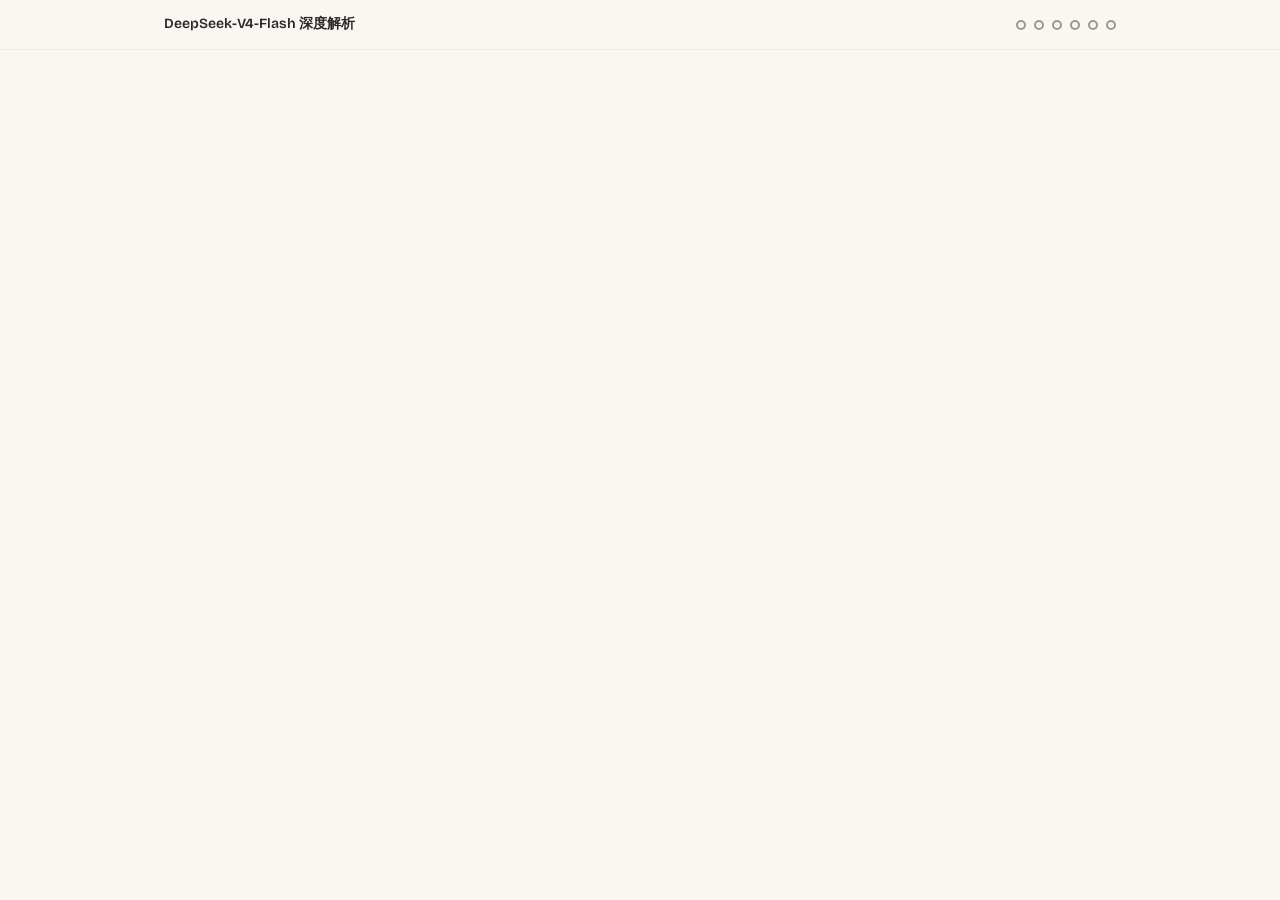
<file: deepseek-v4-course/_base.html>
<!DOCTYPE html>
<html lang="zh-CN">
<head>
  <meta charset="UTF-8">
  <meta name="viewport" content="width=device-width, initial-scale=1.0">
  <title>DeepSeek-V4-Flash 深度解析</title>

  <link rel="preconnect" href="https://fonts.googleapis.com">
  <link rel="preconnect" href="https://fonts.gstatic.com" crossorigin>
  <link href="https://fonts.googleapis.com/css2?family=Bricolage+Grotesque:opsz,wght@12..96,400;12..96,600;12..96,700;12..96,800&family=DM+Sans:ital,opsz,wght@0,9..40,300;0,9..40,400;0,9..40,500;0,9..40,600;0,9..40,700;1,9..40,400;1,9..40,500&family=JetBrains+Mono:wght@400;500;600&display=swap" rel="stylesheet">

  <link rel="stylesheet" href="styles.css">

  <style>
    :root {
      --color-accent:       #536af5;
      --color-accent-hover: #4357d4;
      --color-accent-light: #e8edff;
      --color-accent-muted: #8b99f0;
    }
  </style>

  <script src="main.js" defer></script>
</head>
<body>

  <nav class="nav" id="nav">
    <div class="progress-bar" id="progress-bar" role="progressbar" aria-valuenow="0" aria-valuemin="0" aria-valuemax="100"></div>
    <div class="nav-inner">
      <span class="nav-title">DeepSeek-V4-Flash 深度解析</span>
      <div class="nav-dots" id="nav-dots" role="tablist">
        <button class="nav-dot" data-target="module-1" data-tooltip="项目概览" role="tab" aria-label="模块 1: 项目概览"></button>
        <button class="nav-dot" data-target="module-2" data-tooltip="核心架构" role="tab" aria-label="模块 2: 核心架构"></button>
        <button class="nav-dot" data-target="module-3" data-tooltip="推理流程" role="tab" aria-label="模块 3: 推理流程"></button>
        <button class="nav-dot" data-target="module-4" data-tooltip="编码系统" role="tab" aria-label="模块 4: 编码系统"></button>
        <button class="nav-dot" data-target="module-5" data-tooltip="高效计算" role="tab" aria-label="模块 5: 高效计算"></button>
        <button class="nav-dot" data-target="module-6" data-tooltip="实战总结" role="tab" aria-label="模块 6: 实战总结"></button>
      </div>
    </div>
  </nav>

  <main id="main">
</file>
<file: deepseek-v4-course/styles.css>
/* =============================================================
   CODEBASE-TO-COURSE — COMPLETE DESIGN SYSTEM
   Copy this file verbatim into the course output directory.
   Never regenerate it — customize only via :root overrides
   in _base.html (accent color only).
   ============================================================= */

/* ── GOOGLE FONTS (loaded via _base.html <head>) ───────────────
   Bricolage Grotesque · DM Sans · JetBrains Mono
   ──────────────────────────────────────────────────────────── */

/* ── DESIGN TOKENS ─────────────────────────────────────────── */
:root {
  /* BACKGROUNDS */
  --color-bg:             #FAF7F2;
  --color-bg-warm:        #F5F0E8;
  --color-bg-code:        #1E1E2E;
  --color-text:           #2C2A28;
  --color-text-secondary: #6B6560;
  --color-text-muted:     #9E9790;
  --color-border:         #E5DFD6;
  --color-border-light:   #EEEBE5;
  --color-surface:        #FFFFFF;
  --color-surface-warm:   #FDF9F3;

  /* ACCENT — overridden per course in _base.html */
  --color-accent:         #D94F30;
  --color-accent-hover:   #C4432A;
  --color-accent-light:   #FDEEE9;
  --color-accent-muted:   #E8836C;

  /* SEMANTIC */
  --color-success:        #2D8B55;
  --color-success-light:  #E8F5EE;
  --color-error:          #C93B3B;
  --color-error-light:    #FDE8E8;
  --color-info:           #2A7B9B;
  --color-info-light:     #E4F2F7;

  /* ACTOR COLORS */
  --color-actor-1:        #D94F30;
  --color-actor-2:        #2A7B9B;
  --color-actor-3:        #7B6DAA;
  --color-actor-4:        #D4A843;
  --color-actor-5:        #2D8B55;

  /* FONTS */
  --font-display: 'Bricolage Grotesque', Georgia, serif;
  --font-body:    'DM Sans', -apple-system, sans-serif;
  --font-mono:    'JetBrains Mono', 'Fira Code', 'Consolas', monospace;

  /* TYPE SCALE */
  --text-xs:   0.75rem;
  --text-sm:   0.875rem;
  --text-base: 1rem;
  --text-lg:   1.125rem;
  --text-xl:   1.25rem;
  --text-2xl:  1.5rem;
  --text-3xl:  1.875rem;
  --text-4xl:  2.25rem;
  --text-5xl:  3rem;
  --text-6xl:  3.75rem;

  /* LINE HEIGHTS */
  --leading-tight:  1.15;
  --leading-snug:   1.3;
  --leading-normal: 1.6;
  --leading-loose:  1.8;

  /* SPACING */
  --space-1:  0.25rem;
  --space-2:  0.5rem;
  --space-3:  0.75rem;
  --space-4:  1rem;
  --space-5:  1.25rem;
  --space-6:  1.5rem;
  --space-8:  2rem;
  --space-10: 2.5rem;
  --space-12: 3rem;
  --space-16: 4rem;
  --space-20: 5rem;
  --space-24: 6rem;

  /* LAYOUT */
  --content-width:      800px;
  --content-width-wide: 1000px;
  --nav-height:         50px;

  /* RADII */
  --radius-sm:   8px;
  --radius-md:   12px;
  --radius-lg:   16px;
  --radius-full: 9999px;

  /* SHADOWS (warm-tinted, never pure black) */
  --shadow-sm: 0 1px 2px rgba(44,42,40,0.05);
  --shadow-md: 0 4px 12px rgba(44,42,40,0.08);
  --shadow-lg: 0 8px 24px rgba(44,42,40,0.10);
  --shadow-xl: 0 16px 48px rgba(44,42,40,0.12);

  /* EASING */
  --ease-out:    cubic-bezier(0.16,1,0.3,1);
  --ease-in-out: cubic-bezier(0.65,0,0.35,1);

  /* DURATIONS */
  --duration-fast:   150ms;
  --duration-normal: 300ms;
  --duration-slow:   500ms;
  --stagger-delay:   120ms;
}

/* ── RESET & BASE ───────────────────────────────────────────── */
*, *::before, *::after { box-sizing: border-box; margin: 0; padding: 0; }

html {
  scroll-snap-type: y proximity;
  scroll-behavior: smooth;
}

body {
  font-family: var(--font-body);
  font-size: var(--text-base);
  color: var(--color-text);
  line-height: var(--leading-normal);
  background: var(--color-bg);
  background-image: radial-gradient(
    ellipse at 20% 50%,
    rgba(217,79,48,0.03) 0%,
    transparent 50%
  );
}

/* ── SCROLLBAR ──────────────────────────────────────────────── */
::-webkit-scrollbar { width: 6px; }
::-webkit-scrollbar-track { background: transparent; }
::-webkit-scrollbar-thumb {
  background: var(--color-border);
  border-radius: var(--radius-full);
}

/* ── CODE GLOBALS ───────────────────────────────────────────── */
pre, code {
  white-space: pre-wrap;
  word-break: break-word;
  overflow-x: hidden;
}
.translation-code::-webkit-scrollbar,
pre::-webkit-scrollbar { display: none; }

/* Catppuccin-inspired syntax highlighting */
.code-keyword  { color: #CBA6F7; }
.code-string   { color: #A6E3A1; }
.code-function { color: #89B4FA; }
.code-comment  { color: #6C7086; }
.code-number   { color: #FAB387; }
.code-property { color: #F9E2AF; }
.code-operator { color: #94E2D5; }
.code-tag      { color: #F38BA8; }
.code-attr     { color: #F9E2AF; }
.code-value    { color: #A6E3A1; }
.code-line     { display: block; }

/* ── NAV ────────────────────────────────────────────────────── */
.nav {
  position: fixed;
  top: 0; left: 0; right: 0;
  height: var(--nav-height);
  z-index: 1000;
  background: rgba(250,247,242,0.92);
  backdrop-filter: blur(8px);
  border-bottom: 1px solid var(--color-border-light);
}

.progress-bar {
  position: absolute;
  bottom: 0; left: 0;
  height: 2px;
  width: 0%;
  background: var(--color-accent);
  transition: width 100ms linear;
}

.nav-inner {
  max-width: var(--content-width-wide);
  margin: 0 auto;
  padding: 0 var(--space-6);
  height: 100%;
  display: flex;
  align-items: center;
  justify-content: space-between;
  gap: var(--space-4);
}

.nav-title {
  font-family: var(--font-display);
  font-size: var(--text-sm);
  font-weight: 600;
  color: var(--color-text);
  white-space: nowrap;
  overflow: hidden;
  text-overflow: ellipsis;
  max-width: 300px;
}

.nav-dots {
  display: flex;
  align-items: center;
  gap: var(--space-2);
}

.nav-dot {
  width: 10px; height: 10px;
  border-radius: 50%;
  border: 2px solid var(--color-text-muted);
  background: transparent;
  cursor: pointer;
  transition: all var(--duration-fast);
  position: relative;
}
.nav-dot::after {
  content: attr(data-tooltip);
  position: absolute;
  top: calc(100% + 6px);
  left: 50%;
  transform: translateX(-50%);
  background: var(--color-bg-code);
  color: #CDD6F4;
  font-family: var(--font-body);
  font-size: var(--text-xs);
  white-space: nowrap;
  padding: var(--space-1) var(--space-3);
  border-radius: var(--radius-sm);
  pointer-events: none;
  opacity: 0;
  transition: opacity var(--duration-fast);
}
.nav-dot:hover::after { opacity: 1; }
.nav-dot.active {
  border-color: var(--color-accent);
  background: var(--color-accent);
  box-shadow: 0 0 0 3px var(--color-accent-light);
}
.nav-dot.visited {
  border-color: var(--color-accent-muted);
  background: var(--color-accent-muted);
}

/* ── MODULE STRUCTURE ───────────────────────────────────────── */
.module {
  min-height: 100dvh;
  min-height: 100vh;
  scroll-snap-align: start;
  padding: var(--space-16) var(--space-6);
  padding-top: calc(var(--nav-height) + var(--space-12));
}

.module-content {
  max-width: var(--content-width);
  margin: 0 auto;
}

.module-header { margin-bottom: var(--space-12); }

.module-number {
  display: block;
  font-family: var(--font-display);
  font-size: var(--text-6xl);
  font-weight: 800;
  color: var(--color-accent);
  opacity: 0.15;
  line-height: 1;
  margin-bottom: var(--space-2);
}

.module-title {
  font-family: var(--font-display);
  font-size: var(--text-4xl);
  font-weight: 700;
  line-height: var(--leading-tight);
  color: var(--color-text);
}

.module-subtitle {
  margin-top: var(--space-3);
  font-size: var(--text-lg);
  color: var(--color-text-secondary);
  line-height: var(--leading-snug);
}

.screen {
  margin-bottom: var(--space-16);
}

.screen-heading {
  font-family: var(--font-display);
  font-size: var(--text-2xl);
  font-weight: 600;
  color: var(--color-text);
  margin-bottom: var(--space-6);
  line-height: var(--leading-snug);
}

p { margin-bottom: var(--space-4); }
p:last-child { margin-bottom: 0; }

/* ── SCROLL ANIMATIONS ──────────────────────────────────────── */
.animate-in {
  opacity: 0;
  transform: translateY(20px);
  transition:
    opacity var(--duration-slow) var(--ease-out),
    transform var(--duration-slow) var(--ease-out);
}
.animate-in.visible {
  opacity: 1;
  transform: translateY(0);
}
.stagger-children > .animate-in {
  transition-delay: calc(var(--stagger-index, 0) * var(--stagger-delay));
}

/* ── TRANSLATION BLOCKS ─────────────────────────────────────── */
.translation-block {
  display: grid;
  grid-template-columns: 1fr 1fr;
  gap: 0;
  border-radius: var(--radius-md);
  overflow: hidden;
  box-shadow: var(--shadow-md);
  margin: var(--space-8) 0;
}

.translation-code {
  background: var(--color-bg-code);
  color: #CDD6F4;
  padding: var(--space-6);
  font-family: var(--font-mono);
  font-size: var(--text-sm);
  line-height: 1.7;
  position: relative;
  overflow-x: hidden;
}

.translation-english {
  background: var(--color-surface-warm);
  padding: var(--space-6);
  font-size: var(--text-sm);
  line-height: 1.7;
  border-left: 3px solid var(--color-accent);
}

.translation-label {
  position: absolute;
  top: var(--space-2);
  right: var(--space-3);
  font-family: var(--font-mono);
  font-size: var(--text-xs);
  text-transform: uppercase;
  letter-spacing: 0.1em;
  opacity: 0.5;
}
.translation-english .translation-label {
  position: static;
  display: block;
  margin-bottom: var(--space-3);
  color: var(--color-text-muted);
}

.translation-lines .tl {
  padding: var(--space-1) 0;
  border-bottom: 1px solid var(--color-border-light);
  color: var(--color-text-secondary);
}
.translation-lines .tl:last-child { border-bottom: none; }

/* ── QUIZ ───────────────────────────────────────────────────── */
.quiz-container {
  background: var(--color-surface);
  border-radius: var(--radius-lg);
  padding: var(--space-8);
  box-shadow: var(--shadow-md);
  margin: var(--space-8) 0;
}

.quiz-question-block { margin-bottom: var(--space-8); }
.quiz-question-block:last-of-type { margin-bottom: 0; }

.quiz-question {
  font-family: var(--font-display);
  font-size: var(--text-lg);
  font-weight: 600;
  margin-bottom: var(--space-4);
  line-height: var(--leading-snug);
}

.quiz-options {
  display: flex;
  flex-direction: column;
  gap: var(--space-2);
}

.quiz-option {
  display: flex;
  align-items: center;
  gap: var(--space-3);
  padding: var(--space-3) var(--space-4);
  border: 2px solid var(--color-border);
  border-radius: var(--radius-sm);
  background: var(--color-surface);
  cursor: pointer;
  width: 100%;
  text-align: left;
  font-family: var(--font-body);
  font-size: var(--text-base);
  transition: border-color var(--duration-fast), background var(--duration-fast);
}
.quiz-option:hover:not(:disabled) { border-color: var(--color-accent-muted); }
.quiz-option.selected { border-color: var(--color-accent); background: var(--color-accent-light); }
.quiz-option.correct  { border-color: var(--color-success); background: var(--color-success-light); }
.quiz-option.incorrect{ border-color: var(--color-error);   background: var(--color-error-light); }
.quiz-option:disabled { cursor: default; }

.quiz-option-radio {
  width: 18px; height: 18px;
  border-radius: 50%;
  border: 2px solid var(--color-border);
  flex-shrink: 0;
  transition: all var(--duration-fast);
}
.quiz-option.selected .quiz-option-radio {
  border-color: var(--color-accent);
  background: var(--color-accent);
  box-shadow: inset 0 0 0 3px white;
}
.quiz-option.correct .quiz-option-radio  { border-color: var(--color-success); background: var(--color-success); box-shadow: inset 0 0 0 3px white; }
.quiz-option.incorrect .quiz-option-radio{ border-color: var(--color-error);   background: var(--color-error);   box-shadow: inset 0 0 0 3px white; }

.quiz-feedback {
  max-height: 0;
  overflow: hidden;
  opacity: 0;
  transition: max-height var(--duration-normal), opacity var(--duration-normal);
  font-size: var(--text-sm);
  border-radius: var(--radius-sm);
}
.quiz-feedback.show {
  max-height: 200px;
  opacity: 1;
  padding: var(--space-3);
  margin-top: var(--space-2);
}
.quiz-feedback.success { background: var(--color-success-light); color: var(--color-success); }
.quiz-feedback.error   { background: var(--color-error-light);   color: var(--color-error); }
.quiz-feedback.warning { background: var(--color-info-light);    color: var(--color-info); }

.quiz-check-btn, .quiz-reset-btn {
  margin-top: var(--space-6);
  padding: var(--space-3) var(--space-6);
  border-radius: var(--radius-sm);
  font-family: var(--font-body);
  font-size: var(--text-sm);
  font-weight: 600;
  cursor: pointer;
  border: none;
  transition: background var(--duration-fast), transform var(--duration-fast);
}
.quiz-check-btn {
  background: var(--color-accent);
  color: white;
  margin-right: var(--space-3);
}
.quiz-check-btn:hover { background: var(--color-accent-hover); transform: translateY(-1px); }
.quiz-reset-btn {
  background: var(--color-surface);
  color: var(--color-text-secondary);
  border: 1px solid var(--color-border);
}
.quiz-reset-btn:hover { border-color: var(--color-accent-muted); }

/* Scenario block */
.scenario-block { margin-bottom: var(--space-6); }
.scenario-context {
  background: var(--color-info-light);
  border-left: 3px solid var(--color-info);
  border-radius: 0 var(--radius-sm) var(--radius-sm) 0;
  padding: var(--space-4);
  margin-bottom: var(--space-4);
}
.scenario-label {
  display: inline-block;
  font-family: var(--font-mono);
  font-size: var(--text-xs);
  text-transform: uppercase;
  letter-spacing: 0.1em;
  color: var(--color-info);
  margin-bottom: var(--space-2);
}

/* ── DRAG AND DROP ──────────────────────────────────────────── */
.dnd-container { margin: var(--space-8) 0; }
.dnd-chips {
  display: flex;
  flex-wrap: wrap;
  gap: var(--space-3);
  margin-bottom: var(--space-6);
}
.dnd-chip {
  padding: var(--space-2) var(--space-4);
  background: var(--color-accent);
  color: white;
  border-radius: var(--radius-full);
  font-size: var(--text-sm);
  font-weight: 600;
  cursor: grab;
  user-select: none;
  transition: opacity var(--duration-fast), transform var(--duration-fast);
}
.dnd-chip:active { cursor: grabbing; transform: scale(1.05); }
.dnd-chip.dragging { opacity: 0.4; }
.dnd-chip.placed { opacity: 0.3; pointer-events: none; }

.dnd-zones { display: flex; flex-direction: column; gap: var(--space-4); }
.dnd-zone {
  border: 1px solid var(--color-border);
  border-radius: var(--radius-md);
  padding: var(--space-4);
  background: var(--color-surface);
}
.dnd-zone-label { font-size: var(--text-sm); color: var(--color-text-secondary); margin-bottom: var(--space-3); }
.dnd-zone-target {
  min-height: 40px;
  border: 2px dashed var(--color-border);
  border-radius: var(--radius-sm);
  display: flex;
  align-items: center;
  justify-content: center;
  font-size: var(--text-sm);
  color: var(--color-text-muted);
  transition: border-color var(--duration-fast), background var(--duration-fast);
}
.dnd-zone-target.drag-over { border-color: var(--color-accent); background: var(--color-accent-light); }
.dnd-zone-target.correct-placed { border-color: var(--color-success); background: var(--color-success-light); color: var(--color-success); font-weight: 600; }
.dnd-zone-target.incorrect-placed{ border-color: var(--color-error); background: var(--color-error-light); }
.touch-ghost {
  padding: var(--space-2) var(--space-4);
  background: var(--color-accent);
  color: white;
  border-radius: var(--radius-full);
  font-size: var(--text-sm);
  font-weight: 600;
  opacity: 0.85;
  pointer-events: none;
}

/* ── GROUP CHAT ─────────────────────────────────────────────── */
.chat-window {
  background: var(--color-surface);
  border-radius: var(--radius-lg);
  box-shadow: var(--shadow-md);
  overflow: hidden;
  margin: var(--space-8) 0;
}

.chat-messages {
  padding: var(--space-6);
  display: flex;
  flex-direction: column;
  gap: var(--space-4);
  min-height: 200px;
}

.chat-message {
  display: flex;
  align-items: flex-end;
  gap: var(--space-3);
  animation: fadeSlideUp 0.3s var(--ease-out);
}

.chat-avatar {
  width: 36px; height: 36px;
  border-radius: 50%;
  display: flex;
  align-items: center;
  justify-content: center;
  font-family: var(--font-display);
  font-size: var(--text-sm);
  font-weight: 700;
  color: white;
  flex-shrink: 0;
}

.chat-bubble {
  max-width: 75%;
  background: var(--color-bg-warm);
  border-radius: var(--radius-md) var(--radius-md) var(--radius-md) 4px;
  padding: var(--space-3) var(--space-4);
}

.chat-sender {
  display: block;
  font-size: var(--text-xs);
  font-weight: 700;
  margin-bottom: var(--space-1);
  font-family: var(--font-mono);
  text-transform: uppercase;
  letter-spacing: 0.05em;
}

.chat-bubble p {
  font-size: var(--text-sm);
  margin: 0;
  line-height: var(--leading-normal);
}

.chat-typing {
  display: flex;
  align-items: center;
  gap: var(--space-3);
  padding: 0 var(--space-6) var(--space-4);
}

.chat-typing-dots {
  display: flex;
  gap: var(--space-1);
  background: var(--color-bg-warm);
  padding: var(--space-3) var(--space-4);
  border-radius: var(--radius-md);
}

.typing-dot {
  width: 8px; height: 8px;
  border-radius: 50%;
  background: var(--color-text-muted);
  animation: typingBounce 1.4s infinite;
}
.typing-dot:nth-child(2) { animation-delay: 0.2s; }
.typing-dot:nth-child(3) { animation-delay: 0.4s; }

.chat-controls {
  padding: var(--space-4) var(--space-6);
  border-top: 1px solid var(--color-border-light);
  display: flex;
  align-items: center;
  gap: var(--space-3);
  background: var(--color-surface-warm);
}
.chat-progress {
  margin-left: auto;
  font-size: var(--text-xs);
  color: var(--color-text-muted);
  font-family: var(--font-mono);
}

/* ── FLOW / DATA FLOW ANIMATION ─────────────────────────────── */
.flow-animation {
  position: relative;
  background: var(--color-surface);
  border-radius: var(--radius-lg);
  padding: var(--space-8);
  box-shadow: var(--shadow-md);
  margin: var(--space-8) 0;
}

.flow-actors {
  display: flex;
  justify-content: space-around;
  align-items: center;
  gap: var(--space-4);
  margin-bottom: var(--space-8);
  flex-wrap: wrap;
}

.flow-actor {
  display: flex;
  flex-direction: column;
  align-items: center;
  gap: var(--space-2);
  transition: all var(--duration-normal) var(--ease-out);
}

.flow-actor-icon {
  width: 56px; height: 56px;
  border-radius: var(--radius-md);
  background: var(--color-bg-warm);
  border: 2px solid var(--color-border);
  display: flex;
  align-items: center;
  justify-content: center;
  font-family: var(--font-display);
  font-size: var(--text-xl);
  font-weight: 700;
  transition: all var(--duration-normal) var(--ease-out);
}

.flow-actor span {
  font-size: var(--text-xs);
  color: var(--color-text-secondary);
  font-family: var(--font-mono);
  text-align: center;
}

.flow-actor.active .flow-actor-icon {
  border-color: var(--color-accent);
  background: var(--color-accent-light);
  box-shadow: 0 0 0 3px var(--color-accent-light), 0 0 20px rgba(217,79,48,0.15);
  transform: scale(1.1);
}

.flow-packet {
  width: 16px; height: 16px;
  border-radius: 50%;
  background: var(--color-accent);
  position: absolute;
  pointer-events: none;
  display: none;
  box-shadow: 0 0 8px rgba(217,79,48,0.5);
}

.flow-step-label {
  text-align: center;
  font-size: var(--text-sm);
  color: var(--color-text-secondary);
  min-height: 2.5em;
  padding: var(--space-3) var(--space-4);
  background: var(--color-bg-warm);
  border-radius: var(--radius-sm);
  margin-bottom: var(--space-6);
  line-height: var(--leading-normal);
}

.flow-controls {
  display: flex;
  align-items: center;
  gap: var(--space-3);
}
.flow-progress {
  margin-left: auto;
  font-size: var(--text-xs);
  color: var(--color-text-muted);
  font-family: var(--font-mono);
}

/* ── ARCHITECTURE DIAGRAM ───────────────────────────────────── */
.arch-diagram {
  background: var(--color-surface);
  border-radius: var(--radius-lg);
  padding: var(--space-8);
  box-shadow: var(--shadow-md);
  margin: var(--space-8) 0;
}
.arch-zone {
  border: 1px dashed var(--color-border);
  border-radius: var(--radius-md);
  padding: var(--space-6);
  margin-bottom: var(--space-4);
}
.arch-zone-label {
  font-family: var(--font-mono);
  font-size: var(--text-xs);
  text-transform: uppercase;
  letter-spacing: 0.1em;
  color: var(--color-text-muted);
  margin-bottom: var(--space-4);
}
.arch-component {
  display: inline-flex;
  flex-direction: column;
  align-items: center;
  gap: var(--space-2);
  padding: var(--space-4);
  background: var(--color-surface-warm);
  border: 1px solid var(--color-border);
  border-radius: var(--radius-md);
  cursor: pointer;
  margin: var(--space-2);
  transition: all var(--duration-fast);
  font-size: var(--text-sm);
}
.arch-component:hover, .arch-component.active {
  border-color: var(--color-accent);
  background: var(--color-accent-light);
  transform: translateY(-2px);
  box-shadow: var(--shadow-sm);
}
.arch-icon { font-size: 1.5rem; }
.arch-description {
  margin-top: var(--space-4);
  padding: var(--space-4);
  background: var(--color-bg-warm);
  border-radius: var(--radius-sm);
  font-size: var(--text-sm);
  color: var(--color-text-secondary);
  min-height: 2.5em;
}

/* ── LAYER TOGGLE ───────────────────────────────────────────── */
.layer-demo { margin: var(--space-8) 0; }
.layer-tabs {
  display: flex;
  gap: var(--space-2);
  margin-bottom: var(--space-4);
}
.layer-tab {
  padding: var(--space-2) var(--space-5);
  border-radius: var(--radius-sm);
  border: 1px solid var(--color-border);
  background: var(--color-surface);
  font-family: var(--font-mono);
  font-size: var(--text-sm);
  cursor: pointer;
  transition: all var(--duration-fast);
}
.layer-tab.active {
  background: var(--color-accent);
  color: white;
  border-color: var(--color-accent);
}
.layer-viewport {
  border-radius: var(--radius-md);
  overflow: hidden;
  border: 1px solid var(--color-border);
}
.layer-description {
  margin-top: var(--space-3);
  font-size: var(--text-sm);
  color: var(--color-text-secondary);
}

/* ── BUG CHALLENGE ──────────────────────────────────────────── */
.bug-challenge {
  background: var(--color-surface);
  border-radius: var(--radius-lg);
  padding: var(--space-8);
  box-shadow: var(--shadow-md);
  margin: var(--space-8) 0;
}
.bug-challenge h3 {
  font-family: var(--font-display);
  font-size: var(--text-lg);
  font-weight: 600;
  margin-bottom: var(--space-4);
}
.bug-code {
  background: var(--color-bg-code);
  border-radius: var(--radius-md);
  overflow: hidden;
  margin-bottom: var(--space-4);
}
.bug-line {
  display: flex;
  align-items: center;
  gap: var(--space-3);
  padding: var(--space-2) var(--space-4);
  cursor: pointer;
  transition: background var(--duration-fast);
}
.bug-line:hover { background: rgba(255,255,255,0.05); }
.bug-line.correct  { background: rgba(45,139,85,0.2); }
.bug-line.incorrect{ background: rgba(201,59,59,0.2); }
.line-num {
  font-family: var(--font-mono);
  font-size: var(--text-sm);
  color: #6C7086;
  min-width: 1.5em;
  text-align: right;
  user-select: none;
}
.bug-line code {
  font-family: var(--font-mono);
  font-size: var(--text-sm);
  color: #CDD6F4;
}
.bug-feedback {
  max-height: 0;
  overflow: hidden;
  opacity: 0;
  transition: max-height var(--duration-normal), opacity var(--duration-normal);
  font-size: var(--text-sm);
  border-radius: var(--radius-sm);
}
.bug-feedback.show {
  max-height: 200px;
  opacity: 1;
  padding: var(--space-3);
}
.bug-feedback.success { background: var(--color-success-light); color: var(--color-success); }
.bug-feedback.error   { background: var(--color-error-light);   color: var(--color-error); }

/* ── CALLOUT BOXES ──────────────────────────────────────────── */
.callout {
  display: flex;
  gap: var(--space-4);
  padding: var(--space-5);
  border-radius: var(--radius-md);
  margin: var(--space-6) 0;
  border-left: 4px solid;
}
.callout-accent  { background: var(--color-accent-light);  border-color: var(--color-accent); }
.callout-info    { background: var(--color-info-light);    border-color: var(--color-info); }
.callout-warning { background: var(--color-error-light);   border-color: var(--color-error); }

.callout-icon { font-size: 1.25rem; flex-shrink: 0; margin-top: 2px; }
.callout-title { display: block; font-weight: 700; margin-bottom: var(--space-1); }
.callout-content p { font-size: var(--text-sm); margin: 0; color: var(--color-text-secondary); }

/* ── PATTERN / FEATURE CARDS ────────────────────────────────── */
.pattern-cards {
  display: grid;
  grid-template-columns: repeat(auto-fit, minmax(220px, 1fr));
  gap: var(--space-4);
  margin: var(--space-6) 0;
}
.pattern-card {
  background: var(--color-surface);
  border-radius: var(--radius-md);
  padding: var(--space-6);
  box-shadow: var(--shadow-sm);
  border-top: 3px solid var(--color-accent);
  transition: transform var(--duration-normal) var(--ease-out), box-shadow var(--duration-normal);
}
.pattern-card:hover { transform: translateY(-4px); box-shadow: var(--shadow-md); }
.pattern-icon {
  width: 40px; height: 40px;
  border-radius: var(--radius-sm);
  display: flex;
  align-items: center;
  justify-content: center;
  font-size: 1.1rem;
  margin-bottom: var(--space-3);
}
.pattern-title {
  font-family: var(--font-display);
  font-size: var(--text-base);
  font-weight: 700;
  margin-bottom: var(--space-2);
}
.pattern-desc {
  font-size: var(--text-sm);
  color: var(--color-text-secondary);
  line-height: var(--leading-normal);
  margin: 0;
}

/* ── FLOW DIAGRAMS (static) ─────────────────────────────────── */
.flow-steps {
  display: flex;
  align-items: center;
  gap: var(--space-3);
  flex-wrap: wrap;
  margin: var(--space-6) 0;
}
.flow-step {
  display: flex;
  flex-direction: column;
  align-items: center;
  gap: var(--space-2);
  text-align: center;
}
.flow-step-num {
  width: 40px; height: 40px;
  border-radius: 50%;
  background: var(--color-accent);
  color: white;
  font-family: var(--font-display);
  font-weight: 700;
  display: flex;
  align-items: center;
  justify-content: center;
}
.flow-step p { font-size: var(--text-sm); color: var(--color-text-secondary); max-width: 120px; margin: 0; }
.flow-arrow {
  font-size: var(--text-xl);
  color: var(--color-text-muted);
  flex-shrink: 0;
}

/* ── BADGE / CONFIG LIST ────────────────────────────────────── */
.badge-list {
  display: flex;
  flex-direction: column;
  gap: var(--space-2);
  margin: var(--space-6) 0;
}
.badge-item {
  display: flex;
  align-items: center;
  gap: var(--space-4);
  padding: var(--space-3) var(--space-4);
  border: 1px solid var(--color-border-light);
  border-radius: var(--radius-sm);
  background: var(--color-surface);
  transition: border-color var(--duration-fast);
}
.badge-item:hover { border-color: var(--color-accent-muted); }
.badge-code {
  font-family: var(--font-mono);
  font-size: var(--text-sm);
  background: var(--color-bg-code);
  color: #CBA6F7;
  padding: var(--space-1) var(--space-3);
  border-radius: var(--radius-sm);
  white-space: nowrap;
}
.badge-desc {
  font-size: var(--text-sm);
  color: var(--color-text-secondary);
}

/* ── GLOSSARY TOOLTIPS ──────────────────────────────────────── */
.term {
  border-bottom: 1.5px dashed var(--color-accent-muted);
  cursor: pointer;
}
.term:hover, .term.active {
  border-bottom-color: var(--color-accent);
  color: var(--color-accent);
}
.term-tooltip {
  position: fixed;
  background: var(--color-bg-code);
  color: #CDD6F4;
  padding: var(--space-3) var(--space-4);
  border-radius: var(--radius-sm);
  font-size: var(--text-sm);
  font-family: var(--font-body);
  line-height: var(--leading-normal);
  width: max(200px, min(320px, 80vw));
  box-shadow: var(--shadow-lg);
  pointer-events: none;
  opacity: 0;
  transition: opacity var(--duration-fast);
  z-index: 10000;
}
.term-tooltip::after {
  content: '';
  position: absolute;
  top: 100%;
  left: 50%;
  transform: translateX(-50%);
  border: 6px solid transparent;
  border-top-color: var(--color-bg-code);
}
.term-tooltip.visible { opacity: 1; }
.term-tooltip.flip::after {
  top: auto;
  bottom: 100%;
  border-top-color: transparent;
  border-bottom-color: var(--color-bg-code);
}

/* ── VISUAL FILE TREE ───────────────────────────────────────── */
.file-tree {
  font-family: var(--font-mono);
  font-size: var(--text-sm);
  margin: var(--space-6) 0;
}
.ft-folder, .ft-file {
  padding: var(--space-2) var(--space-3);
  border-left: 2px solid var(--color-border-light);
  margin-left: var(--space-4);
}
.ft-folder > .ft-name { color: var(--color-accent); font-weight: 600; }
.ft-folder > .ft-name::before { content: '📁 '; }
.ft-file > .ft-name::before { content: '📄 '; }
.ft-desc {
  color: var(--color-text-secondary);
  font-family: var(--font-body);
  margin-left: var(--space-2);
  font-size: var(--text-xs);
}
.ft-children { margin-left: var(--space-4); }

/* ── ICON-LABEL ROWS ────────────────────────────────────────── */
.icon-rows {
  display: flex;
  flex-direction: column;
  gap: var(--space-4);
  margin: var(--space-6) 0;
}
.icon-row {
  display: flex;
  align-items: center;
  gap: var(--space-4);
  padding: var(--space-4);
  background: var(--color-surface);
  border-radius: var(--radius-md);
  box-shadow: var(--shadow-sm);
}
.icon-row strong { display: block; font-weight: 600; }
.icon-row p { margin: var(--space-1) 0 0; color: var(--color-text-secondary); font-size: var(--text-sm); }
.icon-circle {
  width: 48px; height: 48px;
  border-radius: 50%;
  display: flex;
  align-items: center;
  justify-content: center;
  font-size: 1.25rem;
  flex-shrink: 0;
}

/* ── NUMBERED STEP CARDS ────────────────────────────────────── */
.step-cards {
  display: flex;
  flex-direction: column;
  gap: var(--space-3);
  margin: var(--space-6) 0;
}
.step-card {
  display: flex;
  align-items: flex-start;
  gap: var(--space-4);
  padding: var(--space-4) var(--space-5);
  background: var(--color-surface);
  border-radius: var(--radius-md);
  border-left: 3px solid var(--color-accent);
  box-shadow: var(--shadow-sm);
}
.step-num {
  width: 32px; height: 32px;
  border-radius: 50%;
  background: var(--color-accent);
  color: white;
  font-weight: 700;
  display: flex;
  align-items: center;
  justify-content: center;
  font-family: var(--font-display);
  flex-shrink: 0;
}
.step-body strong { display: block; font-weight: 600; margin-bottom: var(--space-1); }
.step-body p { margin: 0; color: var(--color-text-secondary); font-size: var(--text-sm); }

/* ── SHARED BUTTON STYLE ────────────────────────────────────── */
.btn {
  padding: var(--space-2) var(--space-5);
  border-radius: var(--radius-sm);
  border: 1px solid var(--color-border);
  background: var(--color-surface);
  font-family: var(--font-body);
  font-size: var(--text-sm);
  font-weight: 600;
  cursor: pointer;
  transition: all var(--duration-fast);
  color: var(--color-text-secondary);
}
.btn:hover { border-color: var(--color-accent-muted); color: var(--color-accent); }
.btn-primary {
  background: var(--color-accent);
  color: white;
  border-color: var(--color-accent);
}
.btn-primary:hover { background: var(--color-accent-hover); border-color: var(--color-accent-hover); color: white; }

/* ── RESPONSIVE ─────────────────────────────────────────────── */
@media (max-width: 768px) {
  :root {
    --text-4xl: 1.875rem;
    --text-5xl: 2.25rem;
    --text-6xl: 3rem;
  }
  .translation-block { grid-template-columns: 1fr; }
  .translation-english { border-left: none; border-top: 3px solid var(--color-accent); }
  .pattern-cards { grid-template-columns: 1fr 1fr; }
}

@media (max-width: 480px) {
  :root {
    --text-4xl: 1.5rem;
    --text-5xl: 1.875rem;
    --text-6xl: 2.25rem;
  }
  .module { padding: var(--space-8) var(--space-4); }
  .pattern-cards { grid-template-columns: 1fr; }
  .flow-steps { flex-direction: column; }
  .flow-arrow { transform: rotate(90deg); }
  .nav-title { max-width: 140px; }
}

/* ── KEYFRAMES ──────────────────────────────────────────────── */
@keyframes fadeSlideUp {
  from { opacity: 0; transform: translateY(12px); }
  to   { opacity: 1; transform: translateY(0); }
}

@keyframes typingBounce {
  0%, 60%, 100% { transform: translateY(0); }
  30%           { transform: translateY(-6px); }
}

@keyframes packetMove {
  from { left: var(--packet-from-x); top: var(--packet-from-y); opacity: 0; }
  20%  { opacity: 1; }
  80%  { opacity: 1; }
  to   { left: var(--packet-to-x);   top: var(--packet-to-y);   opacity: 0; }
}
</file>
